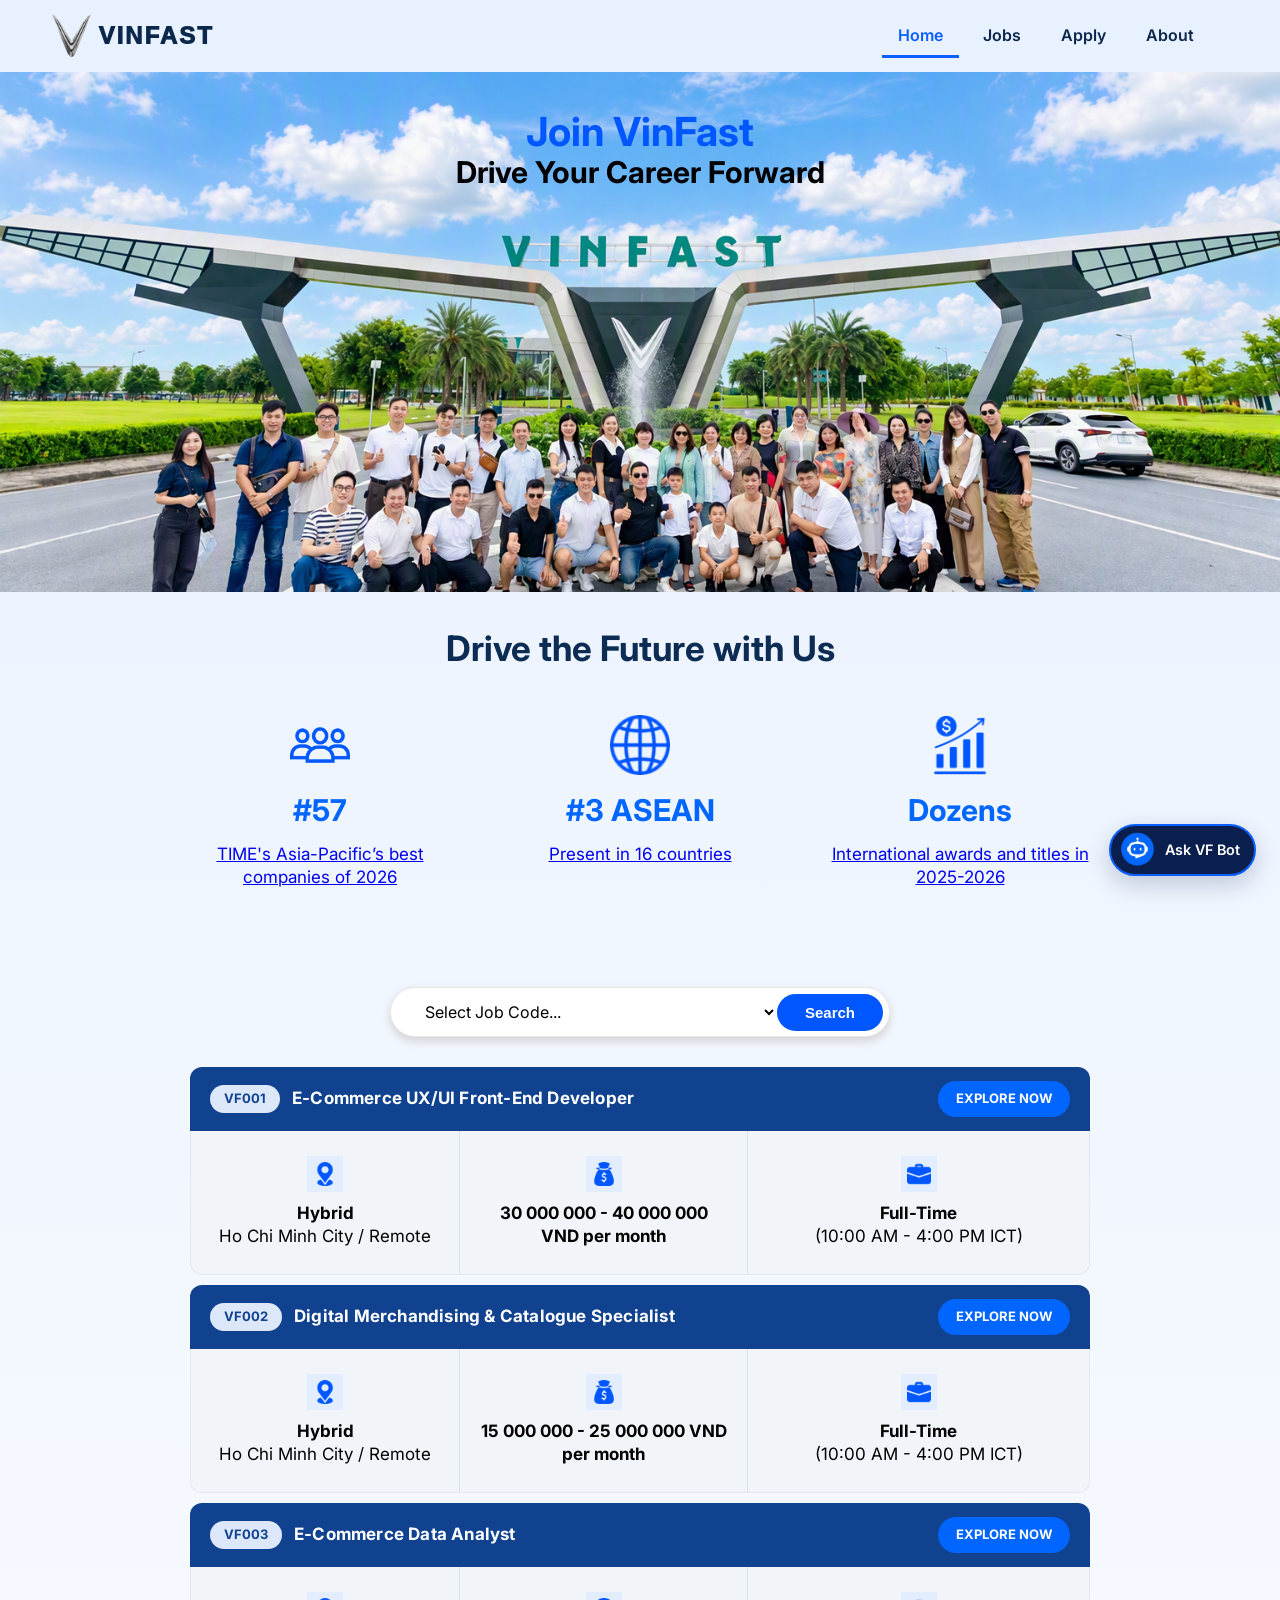
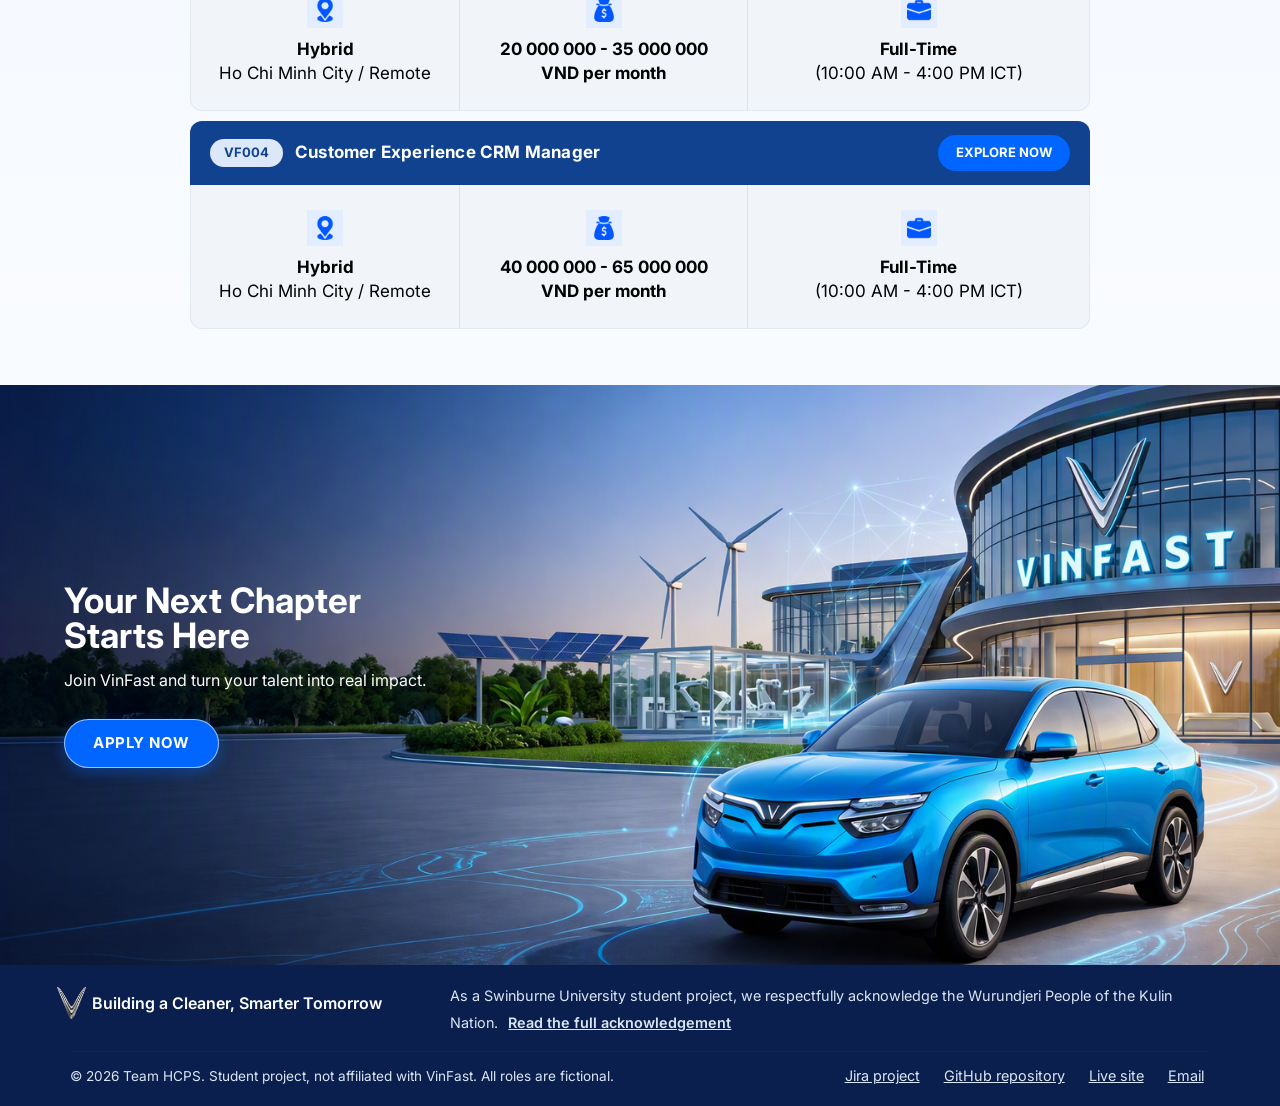
<file: index.html>
<!DOCTYPE html>
<html lang="en">
<head>
  <meta charset="UTF-8">
  <meta name="viewport" content="width=device-width, initial-scale=1.0">
  <meta name="description" content="Explore careers and opportunities at VinFast.">
  <meta name="author" content="Nguyen Nhat Thanh">

  <link rel="preconnect" href="https://fonts.googleapis.com">
  <link rel="preconnect" href="https://fonts.gstatic.com" crossorigin>
  <link rel="stylesheet" href="https://fonts.googleapis.com/css2?family=Inter:wght@400;500;600;700&display=swap">
  <title>VinFast Home page</title>
  <link rel="stylesheet" href="css/style.css">
  <link rel="icon" href="images/Home/Vinfast_logo.png" type="image/png">
</head>

<body class="page-home">

  <!-- Header -->
  <a class="skip-link" href="index.html">Skip to main content</a>
  <header class="site-header">
    <div class="container site-header__inner">
      <a class="site-brand" href="index.html">
        <img src="images/Home/Vinfast_logo.png" alt="VinFast Logo" width="83" height="66">
        <span class="site-brand__wordmark">VINFAST</span>
      </a>
      <nav class="site-nav" aria-label="Main">
        <ul>
          <li><a href="index.html" aria-current="page">Home</a></li>
          <li><a href="job.html">Jobs</a></li>
          <li><a href="apply.html">Apply</a></li>
          <li><a href="about.html">About</a></li>
        </ul>
      </nav>
    </div>
  </header>

  <main>
    <!-- Hero Section -->
    <section class="hero-section">
      <div class="hero-content">
        <h1 class="hero-title">Join VinFast</h1>
        <h1 class="hero-subtitle">Drive Your Career Forward</h1>
      </div>
      <img src="images/Home/VinFast-background.png" alt="VinFast Background" class="hero-background">
    </section>

    <!-- Info / Stats Section -->
    <section class="stats-section">
      <h2 class="stats-title">Drive the Future with Us</h2>

      <div class="stats-grid">
        <!-- Card 1 -->
        <div class="stat-card">
          <img src="images/Home/audience.png" alt="Audience Icon" class="stat-icon">
          <h3 class="stat-number">#57</h3>
          <p class="stat-description">
            <a href="https://time.com/7377459/asia-pacific-best-companies-2026/">TIME's Asia-Pacific’s best companies of 2026
            </a>
          </p>
        </div>

        <!-- Card 2 -->
        <div class="stat-card">
          <img src="images/Home/world.png" alt="World Icon" class="stat-icon">
          <h3 class="stat-number">#3 ASEAN</h3>
          <p class="stat-description">
            <a href="https://www.pwc.com/my/en/assets/publications/2026/pwc-my-asean-6-automotive-6th-market-snapshot.pdf">Present in 16 countries</a>
          </p>
        </div>

        <!-- Card 3 -->
        <div class="stat-card">
          <img src="images/Home/sales.png" alt="Electric Car Icon" class="stat-icon">
          <h3 class="stat-number">Dozens</h3>
          <p class="stat-description">
            <a href="https://vinfastauto.us/investor-relations/news/vinfast-honored-for-investor-relations-excellence-at-the-asian-excellence">International awards and titles in 2025-2026</a>
          </p>
        </div>
      </div>
    </section>

    <!-- Search Section -->
    <section class="search-section">
      <div class="search-box">
        <select class="search-input" aria-label="Select a job reference code">
            <option value="">Select Job Code...</option>
            <option value="#VF001">VF001</option>
            <option value="#VF002">VF002</option>
            <option value="#VF003">VF003</option>
            <option value="#VF004">VF004</option>
        </select>

        <button class="search-button">Search</button>
      </div>
    </section>

    <!-- Jobs Section -->
    <section class="jobs-section">
      <!-- JOB 1 TABLE -->
      <table class="job-table" id="VF001">
        <caption>(VF001) Job Details for E-Commerce UX/UI Front-End Developer</caption>

        <tbody>
          <tr class="job-header-row">
            <td colspan="3">
              <div class="job-header-content">
                <div class="job-title-group">
                  <span class="badge">VF001</span>
                  <span class="job-title">E-Commerce UX/UI Front-End Developer</span>
                </div>
                <a href="job.html" class="btn-apply">EXPLORE NOW</a>
              </div>
            </td>
          </tr>
          <tr class="job-details-row">
            <td class="col-location">
              <div class="info-box">
                <img class="job-icon" src="images/Home/location.png" alt="Location Icon">
                <div class="info">Hybrid</div>
                <div class="info-subtext">Ho Chi Minh City / Remote</div>
              </div>
            </td>
            <td class="col-salary">
              <div class="info-box">
                <img class="job-icon" src="images/Home/money-bag.png" alt="Money Bag Icon">
                <div class="info">30 000 000 - 40 000 000 VND per month</div>
              </div>
            </td>
            <td class="col-tasks">
              <div class="info-box">
                <img class="job-icon" src="images/Home/briefcase.png" alt="Time Icon">
                <div class="info"> Full-Time</div>
                <div class="info-subtext"> (10:00 AM - 4:00 PM ICT)</div>
              </div>
            </td>
          </tr>
        </tbody>
      </table>

      <!-- JOB 2 TABLE -->
      <table class="job-table" id="VF002">
        <caption>(VF002) Job Details for Digital Merchandising & Catalogue Specialist </caption>

        <tbody>
          <tr class="job-header-row">
            <td colspan="3">
              <div class="job-header-content">
                <div class="job-title-group">
                  <span class="badge">VF002</span>
                  <span class="job-title">Digital Merchandising & Catalogue Specialist</span>
                </div>
                <a href="job.html" class="btn-apply">EXPLORE NOW</a>
              </div>
            </td>
          </tr>
          <tr class="job-details-row">
            <td class="col-location">
              <div class="info-box">
                <img class="job-icon" src="images/Home/location.png" alt="Location Icon">
                <div class="info">Hybrid</div>
                <div class="info-subtext">Ho Chi Minh City / Remote</div>
              </div>
            </td>
            <td class="col-salary">
              <div class="info-box">
                <img class="job-icon" src="images/Home/money-bag.png" alt="Money Bag Icon">
                <div class="info">15 000 000 - 25 000 000 VND per month</div>
              </div>
            </td>
            <td class="col-tasks">
              <div class="info-box">
                <img class="job-icon" src="images/Home/briefcase.png" alt="Time Icon">
                <div class="info"> Full-Time</div>
                <div class="info-subtext"> (10:00 AM - 4:00 PM ICT)</div>
              </div>
            </td>
          </tr>
        </tbody>
      </table>

      <!-- JOB 3 TABLE -->
      <table class="job-table" id="VF003">
        <caption>(VF003) Job Details for E-Commerce Data Analyst</caption>

        <tbody>
          <tr class="job-header-row">
            <td colspan="3">
              <div class="job-header-content">
                <div class="job-title-group">
                  <span class="badge">VF003</span>
                  <span class="job-title">E-Commerce Data Analyst</span>
                </div>
                <a href="job.html" class="btn-apply">EXPLORE NOW</a>
              </div>
            </td>
          </tr>
          <tr class="job-details-row">
            <td class="col-location">
              <div class="info-box">
                <img class="job-icon" src="images/Home/location.png" alt="Location Icon">
                <div class="info">Hybrid</div>
                <div class="info-subtext">Ho Chi Minh City / Remote</div>
              </div>
            </td>
            <td class="col-salary">
              <div class="info-box">
                <img class="job-icon" src="images/Home/money-bag.png" alt="Money Bag Icon">
                <div class="info">20 000 000 - 35 000 000 VND per month</div>
              </div>
            </td>
            <td class="col-tasks">
              <div class="info-box">
                <img class="job-icon" src="images/Home/briefcase.png" alt="Time Icon">
                <div class="info"> Full-Time</div>
                <div class="info-subtext"> (10:00 AM - 4:00 PM ICT)</div>
              </div>
            </td>
          </tr>
        </tbody>
      </table>

      <!-- JOB 4 TABLE -->
      <table class="job-table" id="VF004">
        <caption>(VF004) Job Details for Customer Experience CRM Manager</caption>

        <tbody>
          <tr class="job-header-row">
            <td colspan="3">
              <div class="job-header-content">
                <div class="job-title-group">
                  <span class="badge">VF004</span>
                  <span class="job-title">Customer Experience CRM Manager</span>
                </div>
                <a href="job.html" class="btn-apply">EXPLORE NOW</a>
              </div>
            </td>
          </tr>
          <tr class="job-details-row">
            <td class="col-location">
              <div class="info-box">
                <img class="job-icon" src="images/Home/location.png" alt="Location Icon">
                <div class="info">Hybrid</div>
                <div class="info-subtext">Ho Chi Minh City / Remote</div>
              </div>
            </td>
            <td class="col-salary">
              <div class="info-box">
                <img class="job-icon" src="images/Home/money-bag.png" alt="Money Bag Icon">
                <div class="info">40 000 000 - 65 000 000 VND per month</div>
              </div>
            </td>
            <td class="col-tasks">
              <div class="info-box">
                <img class="job-icon" src="images/Home/briefcase.png" alt="Time Icon">
                <div class="info"> Full-Time</div>
                <div class="info-subtext"> (10:00 AM - 4:00 PM ICT)</div>
              </div>
            </td>
          </tr>
        </tbody>
      </table>
    </section>
  </main>

  <!-- Career Banner Section -->
  <section class="banner">
    
    <!-- Background Image Element -->
    <div class="banner-bg">
      <img src="images/Home/banner.png" alt="VinFast Career Banner Background" class="banner-bg-center">
    </div>

    <!-- Text Overlay Content -->
    <div class="banner-content">
      <h1 class="banner-heading">Your Next Chapter <br> Starts Here</h1>
      <p class="banner-subtext">
        Join VinFast and turn your talent into real impact.
      </p>
      <a href="apply.html" class="banner-btn">
        <span>APPLY NOW</span>
      </a>
    </div>

  </section>

  <!-- Bot -->

  <div class="site-bot">
    <details class="site-bot__Widget">
      <summary class="site-bot__trigger">
        <img src="images/Home/Vinfast_chatbot.png" alt="Chatbot Icon" width="48" height="48">
        <span class="site-bot__badge">Ask VF Bot</span>
      </summary>
      <div class="site-bot__panel">
        <p class="site-bot__title">VinFast Career Assistant</p>
        <p class="site-bot__text">Need help applying? Quote a 5-character reference (VF001–VF004) on the Apply page before <time datetime="2026-10-09">09 October 2026</time>.</p>
        <ul class="site-bot__links">
          <li><a href="job.html">Browse open roles</a></li>
          <li><a href="apply.html">Go to application form</a></li>
          <li><a href="mailto:info@vinfast-digital-retail.example">Email recruitment team</a></li>
        </ul>
      </div>
    </details>
  </div>

  <!-- Footer -->
  <footer class="site-footer">
    <div class="container site-footer__inner">
      <div class="site-footer__brand">
        <img src="images/Home/Vinfast_logo.png" alt="VinFast Logo" width="83" height="66">
        <p class="site-footer__tagline">Building a Cleaner, Smarter Tomorrow</p>
      </div>
      <p class="site-footer__ack">As a Swinburne University student project, we respectfully acknowledge the Wurundjeri People of the Kulin Nation. <a href="about.html#acknowledgement">Read the full acknowledgement</a></p>
      <div class="site-footer__bottom">
        <p class="site-footer__copy">&copy; 2026 Team HCPS. Student project, not affiliated with VinFast. All roles are fictional.</p>
        <ul class="site-footer__meta-links">
          <li>
            <a href="https://dovukhanhquynh.atlassian.net/jira/software/projects/SCRUM/boards/1?filter=&amp;groupBy=none">Jira project</a>
          </li>
          <li>
            <a href="https://github.com/106394055/COS10026_Web-Technology-Project">GitHub repository</a>
          </li>
          <li>
            <a href="https://106394055.github.io/COS10026_Assignment-1/index.html">Live site</a>
          </li>
          <li>
            <a href="mailto:info@vinfast-digital-retail.example">Email</a>
          </li>
        </ul>
      </div>
    </div>
  </footer>

</body>
</html>
</file>
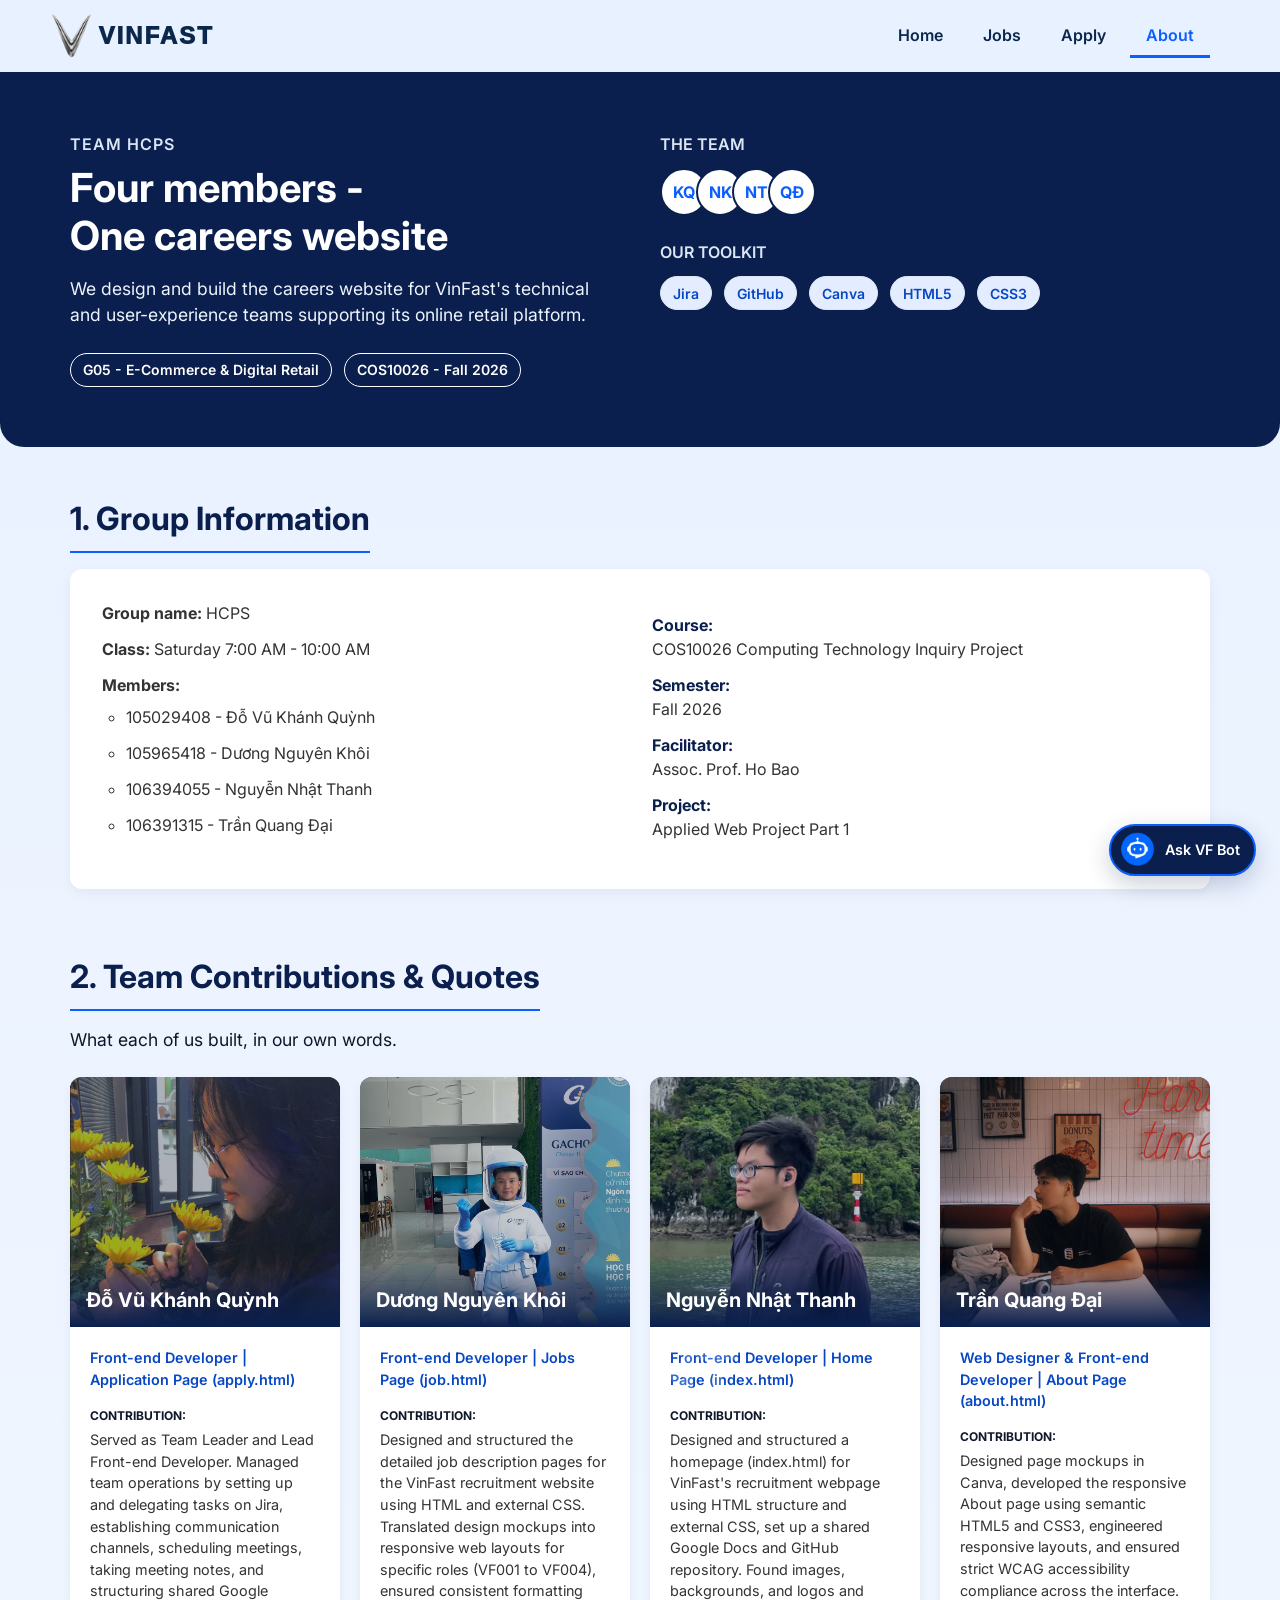
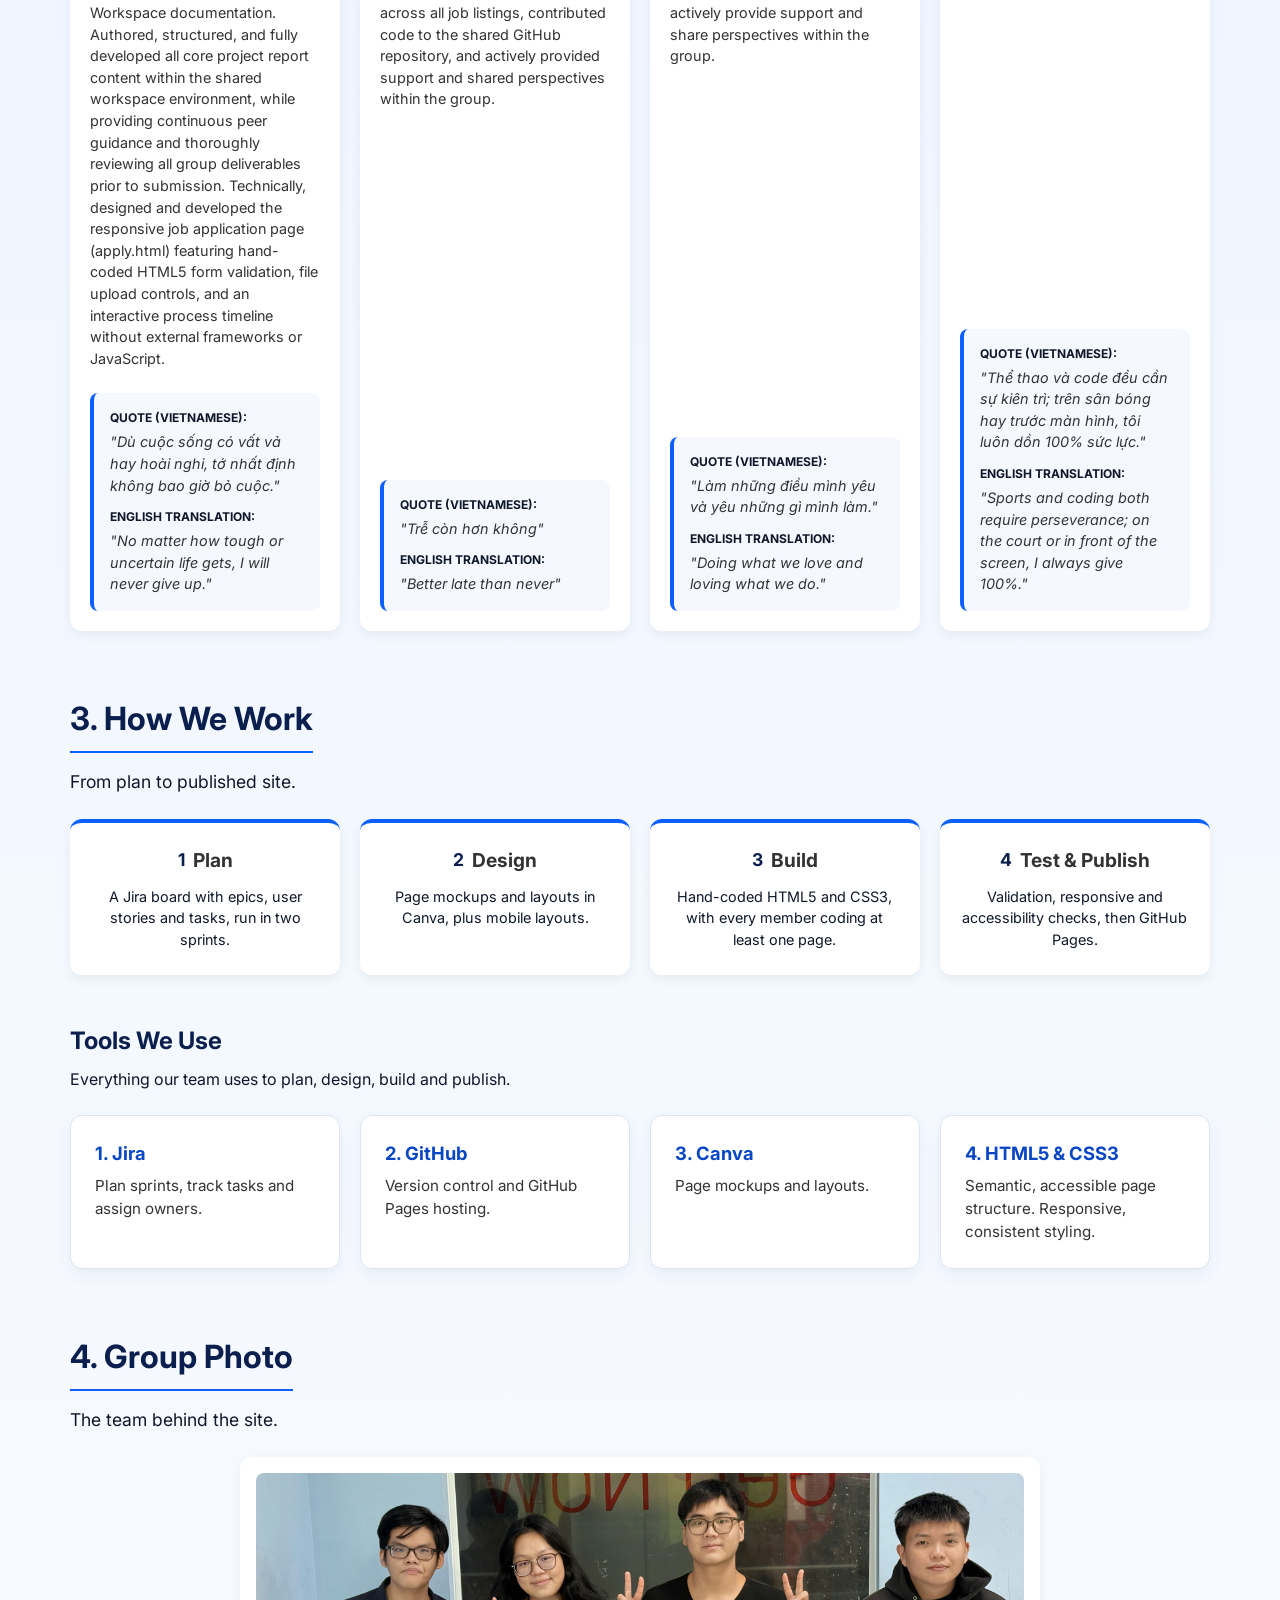
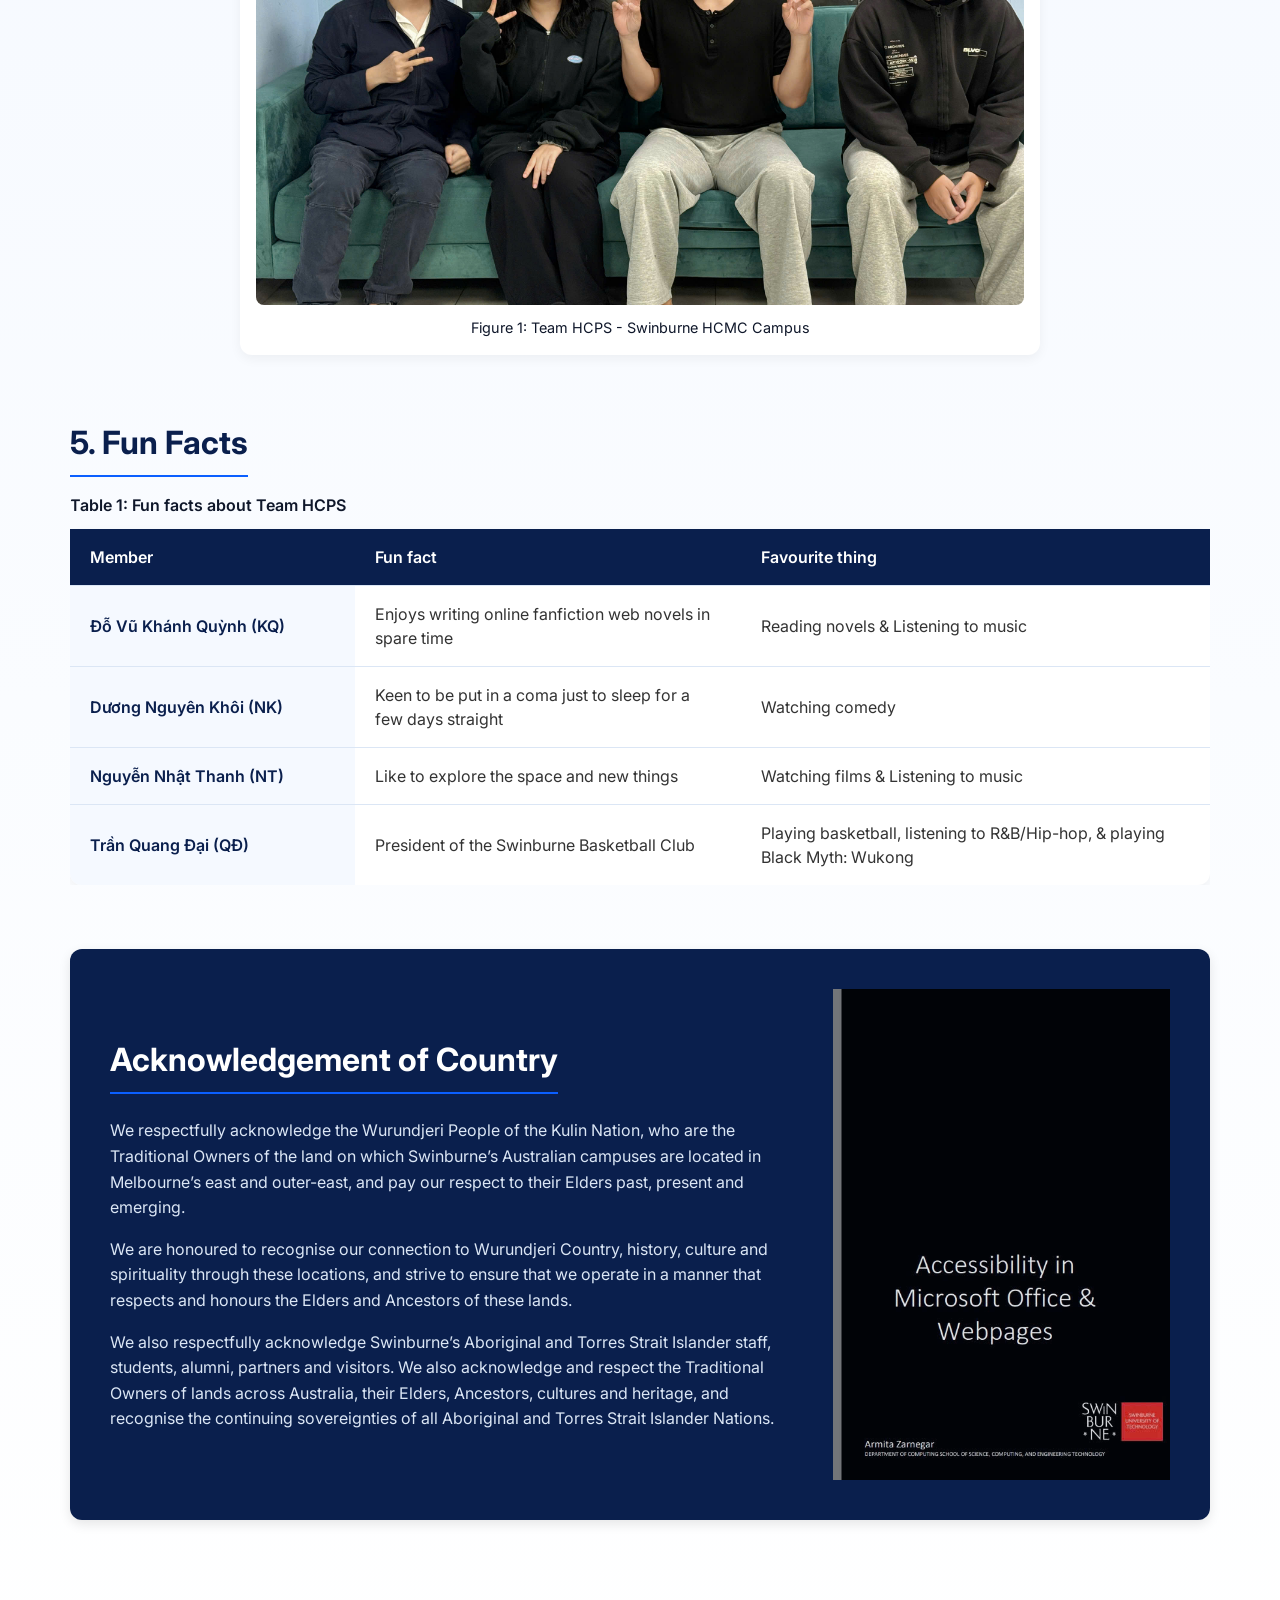
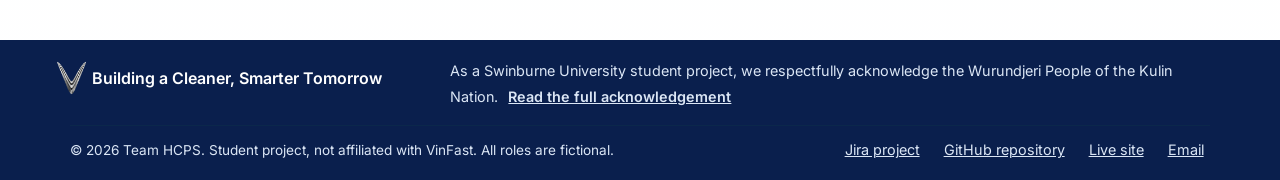
<file: about.html>
<!DOCTYPE html>
<html lang="en" class="no-js">

<head>
    <meta charset="utf-8">
    <meta name="viewport" content="width=device-width, initial-scale=1.0">
    <title>VinFast About page</title>
    <meta name="description"
        content="Meet Team HCPS, the four Swinburne students who designed and built the VinFast Digital Retail careers website.">
    <link rel="preconnect" href="https://fonts.googleapis.com">
    <link rel="preconnect" href="https://fonts.gstatic.com" crossorigin>
    <link rel="stylesheet" href="https://fonts.googleapis.com/css2?family=Inter:wght@400;500;600;700&display=swap">
    <!-- link css -->
    <link rel="stylesheet" href="css/style.css">
    <link rel="icon" href="images/Home/Vinfast_logo.png" type="image/png">
</head>

<body>
    <!-- skip link for accessibility -->
    <a class="skip-link" href="#main">Skip to main content</a>

    <!-- header -->
    <header class="site-header">
        <div class="container site-header__inner">
            <a class="site-brand" href="index.html">
                <img src="images/Home/Vinfast_logo.png" alt="" width="83" height="66">
                <span class="site-brand__wordmark">VINFAST</span>
            </a>
            <nav class="site-nav" aria-label="Main">
                <ul>
                    <li><a href="index.html">Home</a></li>
                    <li><a href="job.html">Jobs</a></li>
                    <li><a href="apply.html">Apply</a></li>
                    <li><a href="about.html" aria-current="page">About</a></li>
                </ul>
            </nav>
        </div>
    </header>

    <main id="main">
        <!-- hero section -->
        <section class="about-hero">
            <div class="container about-hero__inner">
                <div class="about-hero__content">
                    <p class="about-hero__subtitle">TEAM HCPS</p>
                    <h1 class="about-hero__title">Four members - <br> One careers website</h1>
                    <p class="about-hero__desc">We design and build the careers website for VinFast's technical and
                        user-experience teams supporting its online retail platform.</p>
                    <div class="about-hero__badges">
                        <span class="chip">G05 - E-Commerce & Digital Retail</span>
                        <span class="chip">COS10026 - Fall 2026</span>
                    </div>
                </div>
                <div class="about-hero__meta">
                    <div class="about-hero__team">
                        <p>THE TEAM</p>
                        <div class="team-avatars">
                            <span class="avatar">KQ</span>
                            <span class="avatar">NK</span>
                            <span class="avatar">NT</span>
                            <span class="avatar">QĐ</span>
                        </div>
                    </div>
                    <div class="about-hero__toolkit">
                        <p>OUR TOOLKIT</p>
                        <div class="toolkit-badges">
                            <span class="chip">Jira</span>
                            <span class="chip">GitHub</span>
                            <span class="chip">Canva</span>
                            <span class="chip">HTML5</span>
                            <span class="chip">CSS3</span>
                        </div>
                    </div>
                </div>
            </div>
        </section>

        <div class="container">
            <!-- section 1: group info -->
            <section class="about-section" id="group-info">
                <h2 class="about-section__title">1. Group Information</h2>
                <div class="info-grid">
                    <div class="info-column">
                        <ul>
                            <li><strong>Group name:</strong> HCPS</li>
                            <li><strong>Class:</strong> Saturday 7:00 AM - 10:00 AM</li>
                            <li><strong>Members:</strong>
                                <ul>
                                    <li>105029408 - Đỗ Vũ Khánh Quỳnh</li>
                                    <li>105965418 - Dương Nguyên Khôi</li>
                                    <li>106394055 - Nguyễn Nhật Thanh</li>
                                    <li>106391315 - Trần Quang Đại</li>
                                </ul>
                            </li>
                        </ul>
                    </div>
                    <div class="info-column">
                        <dl class="course-details">
                            <dt>Course:</dt>
                            <dd>COS10026 Computing Technology Inquiry Project</dd>
                            <dt>Semester:</dt>
                            <dd>Fall 2026</dd>
                            <dt>Facilitator:</dt>
                            <dd>Assoc. Prof. Ho Bao</dd>
                            <dt>Project:</dt>
                            <dd>Applied Web Project Part 1</dd>
                        </dl>
                    </div>
                </div>
            </section>

            <!-- section 2: team contributions -->
            <section class="about-section" id="team-contributions">
                <h2 class="about-section__title">2. Team Contributions & Quotes</h2>
                <p class="about-section__subtitle">What each of us built, in our own words.</p>

                <div class="team-grid">
                    <!-- Quynh -->
                    <article class="team-card">
                        <div class="team-card__header">
                            <img src="images/About/quynh.jpg"
                                alt="Portrait of Do Vu Khanh Quynh smelling yellow daisies" class="team-card__img">
                            <h3 class="team-card__name">Đỗ Vũ Khánh Quỳnh</h3>
                        </div>
                        <div class="team-card__body">
                            <p class="team-card__role">Front-end Developer | Application Page (apply.html)</p>
                            <p class="team-card__label">CONTRIBUTION:</p>
                            <p class="team-card__text">Served as Team Leader and Lead Front-end Developer. Managed team
                                operations by setting up and delegating tasks on Jira,
                                establishing communication channels, scheduling meetings, taking meeting notes, and
                                structuring shared Google Workspace
                                documentation. Authored, structured, and fully developed all core project report content
                                within the shared workspace
                                environment, while providing continuous peer guidance and thoroughly reviewing all group
                                deliverables prior to
                                submission. Technically, designed and developed the responsive job application page
                                (apply.html) featuring
                                hand-coded HTML5 form validation, file upload controls, and an interactive process
                                timeline without external frameworks
                                or JavaScript.</p>
                            <div class="team-card__quote-box">
                                <p class="team-card__label">QUOTE (VIETNAMESE):</p>
                                <blockquote class="team-card__quote">"Dù cuộc sống có vất vả hay hoài nghi, tớ nhất định
                                    không bao giờ bỏ cuộc."</blockquote>
                                <p class="team-card__label">ENGLISH TRANSLATION:</p>
                                <blockquote class="team-card__quote">"No matter how tough or uncertain life gets, I will
                                    never give up."</blockquote>
                            </div>
                        </div>
                    </article>

                    <!-- Khoi -->
                    <article class="team-card">
                        <div class="team-card__header">
                            <img src="images/About/khoi.jpg"
                                alt="Portrait of Duong Nguyen Khoi posing next to an astronaut standee"
                                class="team-card__img">
                            <h3 class="team-card__name">Dương Nguyên Khôi</h3>
                        </div>
                        <div class="team-card__body">
                            <p class="team-card__role">Front-end Developer | Jobs Page (job.html)</p>
                            <p class="team-card__label">CONTRIBUTION:</p>
                            <p class="team-card__text">Designed and structured the detailed job description pages for
                                the VinFast recruitment website using HTML and external CSS. Translated design mockups
                                into responsive web layouts for specific roles (VF001 to VF004), ensured consistent
                                formatting across all job listings, contributed code to the shared GitHub repository,
                                and actively provided support and shared perspectives within the group.</p>
                            <div class="team-card__quote-box">
                                <p class="team-card__label">QUOTE (VIETNAMESE):</p>
                                <blockquote class="team-card__quote">"Trễ còn hơn không"</blockquote>
                                <p class="team-card__label">ENGLISH TRANSLATION:</p>
                                <blockquote class="team-card__quote">"Better late than never"</blockquote>
                            </div>
                        </div>
                    </article>

                    <!-- Thanh -->
                    <article class="team-card">
                        <div class="team-card__header">
                            <img src="images/About/thanh.png" alt="Portrait of Nguyen Nhat Thanh"
                                class="team-card__img">
                            <div class="team-card__img-placeholder">NT</div>
                            <h3 class="team-card__name">Nguyễn Nhật Thanh</h3>
                        </div>
                        <div class="team-card__body">
                            <p class="team-card__role">Front-end Developer | Home Page (index.html)</p>
                            <p class="team-card__label">CONTRIBUTION:</p>
                            <p class="team-card__text">Designed and structured a homepage (index.html) for VinFast's
                                recruitment webpage using HTML structure and external CSS, set up a shared Google Docs
                                and GitHub repository. Found images, backgrounds, and logos and actively provide support
                                and share perspectives within the group.</p>
                            <div class="team-card__quote-box">
                                <p class="team-card__label">QUOTE (VIETNAMESE):</p>
                                <blockquote class="team-card__quote">"Làm những điều mình yêu và yêu những gì mình làm."
                                </blockquote>
                                <p class="team-card__label">ENGLISH TRANSLATION:</p>
                                <blockquote class="team-card__quote">"Doing what we love and loving what we do."
                                </blockquote>
                            </div>
                        </div>
                    </article>

                    <!-- Dai -->
                    <article class="team-card">
                        <div class="team-card__header">
                            <img src="images/About/dai.jpg"
                                alt="Portrait of Tran Quang Dai sitting at a cafe with a camera" class="team-card__img">
                            <h3 class="team-card__name">Trần Quang Đại</h3>
                        </div>
                        <div class="team-card__body">
                            <p class="team-card__role">Web Designer & Front-end Developer | About Page (about.html)</p>
                            <p class="team-card__label">CONTRIBUTION:</p>
                            <p class="team-card__text">Designed page mockups in Canva, developed the responsive About
                                page using semantic HTML5 and CSS3, engineered responsive layouts, and ensured strict
                                WCAG accessibility compliance across the interface.</p>
                            <div class="team-card__quote-box">
                                <p class="team-card__label">QUOTE (VIETNAMESE):</p>
                                <blockquote class="team-card__quote">"Thể thao và code đều cần sự kiên trì; trên sân
                                    bóng hay trước màn hình, tôi luôn dồn 100% sức lực."</blockquote>
                                <p class="team-card__label">ENGLISH TRANSLATION:</p>
                                <blockquote class="team-card__quote">"Sports and coding both require perseverance; on
                                    the court or in front of the screen, I always give 100%."</blockquote>
                            </div>
                        </div>
                    </article>
                </div>
            </section>

            <!-- section 3: how we work -->
            <section class="about-section" id="workflow">
                <h2 class="about-section__title">3. How We Work</h2>
                <p class="about-section__subtitle">From plan to published site.</p>

                <div class="workflow-steps">
                    <div class="step">
                        <div class="step__header">
                            <span class="step__num">1</span>
                            <h3 class="step__title">Plan</h3>
                        </div>
                        <div class="step__content">
                            <p>A Jira board with epics, user stories and tasks, run in two sprints.</p>
                        </div>
                    </div>

                    <div class="step">
                        <div class="step__header">
                            <span class="step__num">2</span>
                            <h3 class="step__title">Design</h3>
                        </div>
                        <div class="step__content">
                            <p>Page mockups and layouts in Canva, plus mobile layouts.</p>
                        </div>
                    </div>

                    <div class="step">
                        <div class="step__header">
                            <span class="step__num">3</span>
                            <h3 class="step__title">Build</h3>
                        </div>
                        <div class="step__content">
                            <p>Hand-coded HTML5 and CSS3, with every member coding at least one page.</p>
                        </div>
                    </div>

                    <div class="step">
                        <div class="step__header">
                            <span class="step__num">4</span>
                            <h3 class="step__title">Test & Publish</h3>
                        </div>
                        <div class="step__content">
                            <p>Validation, responsive and accessibility checks, then GitHub Pages.</p>
                        </div>
                    </div>
                </div>

                <h3 class="tools-title">Tools We Use</h3>
                <p class="tools-subtitle">Everything our team uses to plan, design, build and publish.</p>
                <div class="tools-grid">
                    <div class="tool-card">
                        <h4>1. Jira</h4>
                        <p>Plan sprints, track tasks and assign owners.</p>
                    </div>
                    <div class="tool-card">
                        <h4>2. GitHub</h4>
                        <p>Version control and GitHub Pages hosting.</p>
                    </div>
                    <div class="tool-card">
                        <h4>3. Canva</h4>
                        <p>Page mockups and layouts.</p>
                    </div>
                    <div class="tool-card">
                        <h4>4. HTML5 & CSS3</h4>
                        <p>Semantic, accessible page structure. Responsive, consistent styling.</p>
                    </div>
                </div>
            </section>

            <!-- section 4: group photo -->
            <section class="about-section" id="group-photo">
                <h2 class="about-section__title">4. Group Photo</h2>
                <p class="about-section__subtitle">The team behind the site.</p>
                <figure class="group-photo-wrapper">
                    <!-- note: remember to update group-photo.jpg with our real photo -->
                    <img src="images/About/group-photo.jpg" alt="Group photo of Team HCPS members"
                        class="group-photo-img">
                    <figcaption>Figure 1: Team HCPS - Swinburne HCMC Campus</figcaption>
                </figure>
            </section>

            <!-- section 5: fun facts -->
            <section class="about-section" id="fun-facts">
                <h2 class="about-section__title">5. Fun Facts</h2>
                <div class="table-responsive">
                    <table class="fun-facts-table">
                        <caption>Table 1: Fun facts about Team HCPS</caption>
                        <thead>
                            <tr>
                                <th scope="col">Member</th>
                                <th scope="col">Fun fact</th>
                                <th scope="col">Favourite thing</th>
                            </tr>
                        </thead>
                        <tbody>
                            <tr>
                                <th scope="row">Đỗ Vũ Khánh Quỳnh (KQ)</th>
                                <td>Enjoys writing online fanfiction web novels in spare time</td>
                                <td>Reading novels & Listening to music</td>
                            </tr>
                            <tr>
                                <th scope="row">Dương Nguyên Khôi (NK)</th>
                                <td>Keen to be put in a coma just to sleep for a few days straight</td>
                                <td>Watching comedy</td>
                            </tr>
                            <tr>
                                <th scope="row">Nguyễn Nhật Thanh (NT)</th>
                                <td>Like to explore the space and new things</td>
                                <td>Watching films & Listening to music</td>
                            </tr>
                            <tr>
                                <th scope="row">Trần Quang Đại (QĐ)</th>
                                <td>President of the Swinburne Basketball Club</td>
                                <td>Playing basketball, listening to R&B/Hip-hop, & playing Black Myth: Wukong</td>
                            </tr>
                        </tbody>
                    </table>
                </div>
            </section>

            <!-- section 6: acknowledgement -->
            <section class="about-section" id="acknowledgement">
                <div class="ack-layout">
                    <!-- left column: text -->
                    <div class="ack-text">
                        <h2 class="about-section__title">Acknowledgement of Country</h2>
                        <div class="ack-content">
                            <p>We respectfully acknowledge the Wurundjeri People of the Kulin Nation, who are the
                                Traditional
                                Owners of the land on which Swinburne’s Australian campuses are located in Melbourne’s
                                east and
                                outer-east,
                                and pay our respect to their Elders past, present and emerging.</p>
                            <p>We are honoured to recognise our connection to Wurundjeri Country, history, culture and
                                spirituality through these locations, and strive to ensure that we operate in a manner
                                that respects
                                and honours the
                                Elders and Ancestors of these lands.</p>
                            <p>We also respectfully acknowledge Swinburne’s Aboriginal and Torres Strait Islander staff,
                                students, alumni, partners and visitors. We also acknowledge and respect the Traditional
                                Owners of
                                lands across
                                Australia, their Elders, Ancestors, cultures and heritage, and recognise the continuing
                                sovereignties of
                                all Aboriginal and Torres Strait Islander Nations.</p>
                        </div>
                    </div>

                    <!-- right column: logo -->
                    <div class="ack-visual">
                        <!-- note: add swinburne logo png to the images folder -->
                        <img src="images/About/swinburne-coverbook.jpg"
                            alt="Swinburne University of Technology Cover Book" class="ack-logo-img">
                    </div>
                </div>
            </section>
        </div>
    </main>

    <!-- chatbot widget -->
    <div class="site-bot">
        <details class="site-bot__Widget">
            <summary class="site-bot__trigger">
                <img src="images/Home/Vinfast_chatbot.png" alt="" width="48" height="48">
                <span class="site-bot__badge">Ask VF Bot</span>
            </summary>
            <div class="site-bot__panel">
                <p class="site-bot__title">VinFast Career Assistant</p>
                <p class="site-bot__text">Need help applying? Quote a 5-character reference (VF001–VF004) on the Apply
                    page before <time datetime="2026-10-09">09 October 2026</time>.</p>
                <ul class="site-bot__links">
                    <li><a href="job.html">Browse open roles</a></li>
                    <li><a href="apply.html">Go to application form</a></li>
                    <li><a href="mailto:info@vinfast-digital-retail.example">Email recruitment team</a></li>
                </ul>
            </div>
        </details>
    </div>

    <!-- footer area -->
    <footer class="site-footer">
        <div class="container site-footer__inner">
            <div class="site-footer__brand">
                <img src="images/Home/Vinfast_logo.png" alt="" width="83" height="66">
                <p class="site-footer__tagline">Building a Cleaner, Smarter Tomorrow</p>
            </div>
            <p class="site-footer__ack">As a Swinburne University student project, we respectfully acknowledge the
                Wurundjeri People of the Kulin Nation. <a href="about.html#acknowledgement">Read the full
                    acknowledgement</a></p>
            <div class="site-footer__bottom">
                <p class="site-footer__copy">© 2026 Team HCPS. Student project, not affiliated with VinFast. All roles
                    are fictional.</p>
                <ul class="site-footer__meta-links">
                    <li><a
                            href="https://dovukhanhquynh.atlassian.net/jira/software/projects/SCRUM/boards/1?filter=&amp;groupBy=none">Jira
                            project</a></li>
                    <li><a href="https://github.com/106394055/COS10026_Web-Technology-Project">GitHub repository</a>
                    </li>
                    <li><a href="https://106394055.github.io/COS10026_Assignment-1/index.html">Live site</a></li>
                    <li><a href="mailto:info@vinfast-digital-retail.example">Email</a></li>
                </ul>
            </div>
        </div>
    </footer>
</body>

</html>
</file>
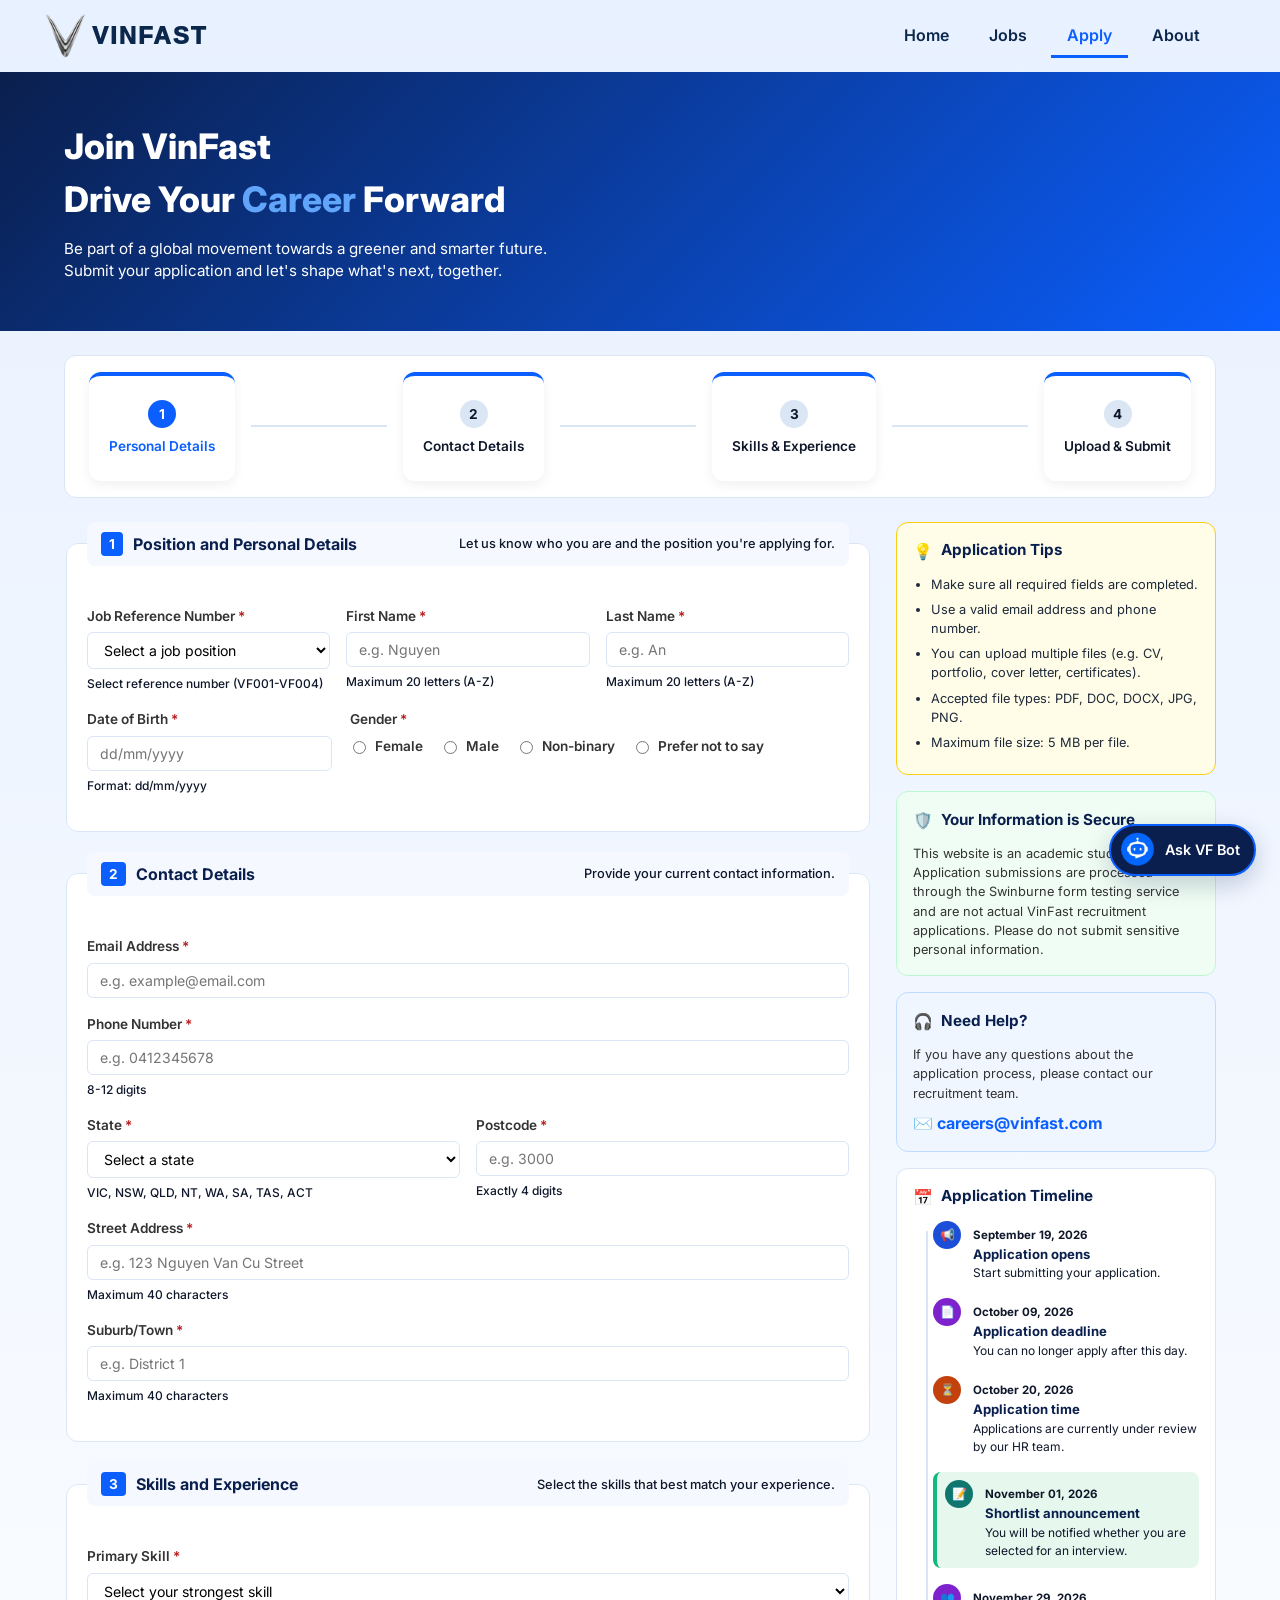
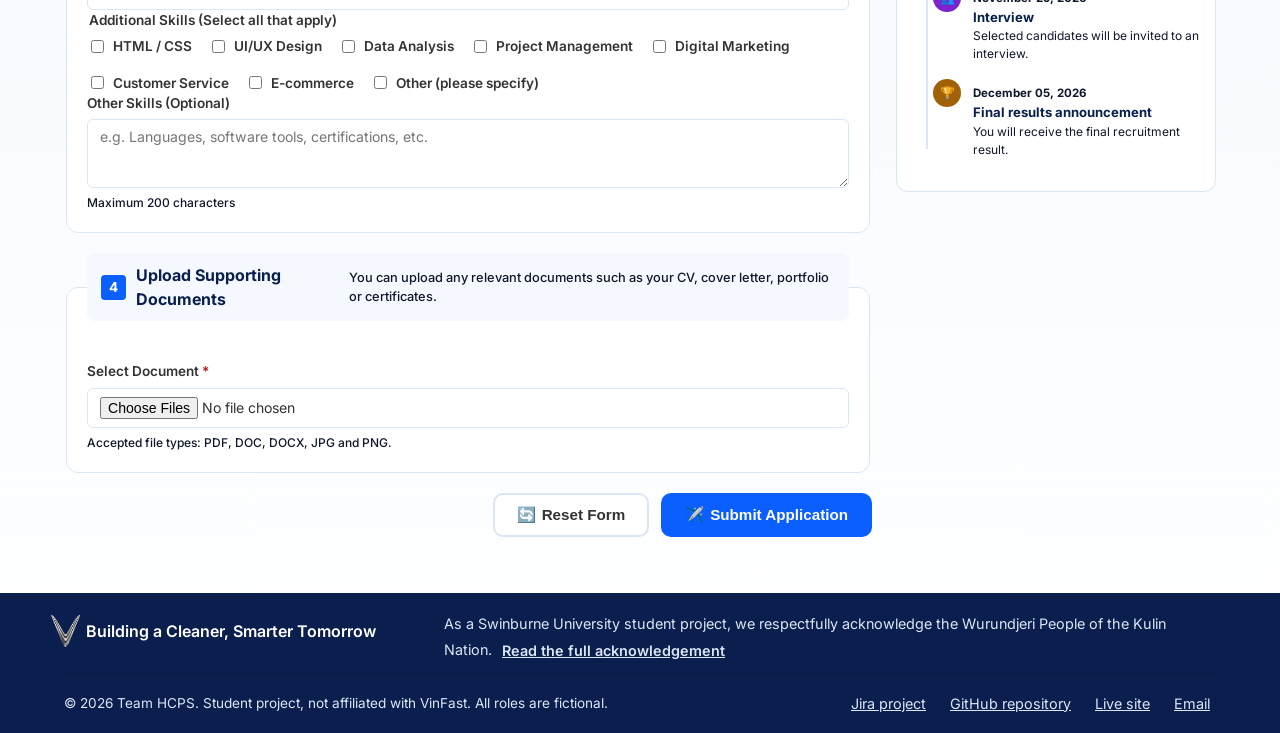
<file: apply.html>
<!DOCTYPE html>
<html lang="en">

<head>
    <meta charset="UTF-8">
    <meta name="viewport" content="width=device-width, initial-scale=1.0">
    <title>VinFast Apply page</title>
    <meta name="author" content="Do Vu Khanh Quynh">
    <link rel="stylesheet" href="css/style.css">
    <link rel="preconnect" href="https://fonts.googleapis.com">
    <link rel="preconnect" href="https://fonts.gstatic.com" crossorigin>
    <link rel="stylesheet" href="https://fonts.googleapis.com/css2?family=Inter:wght@400;500;600;700&display=swap">
    <meta name="description"
        content="Apply for a position at VinFast, a global leader in automotive innovation. Fill out the application form to join our team and drive your career forward.">
    <link rel="icon" href="images/Home/Vinfast_logo.png" type="image/png">

    <!-- Single Embedded CSS Example (Required by Assessment Spec) -->
    <style>
        /* Embedded CSS example for upload section */
        .form-section--upload {
            border-top: 3px solid #0b5fff;
        }
    </style>
</head>

<body>
    <div class="apply-page">
        <!-- Skip link for Accessibility -->
        <a class="skip-link" href="#main-content">Skip to main content</a>

        <!-- Header & Common Navigation -->
        <header class="site-header">
            <div class="container site-header__inner">
                <a class="site-brand" href="index.html">
                    <img src="images/Home/Vinfast_logo.png" alt="VinFast Logo" width="83" height="66">
                    <span class="site-brand__wordmark">VINFAST</span>
                </a>
                <nav class="site-nav" aria-label="Main Navigation">
                    <ul>
                        <li><a href="index.html">Home</a></li>
                        <li><a href="job.html">Jobs</a></li>
                        <li><a href="apply.html" aria-current="page">Apply</a></li>
                        <li><a href="about.html">About</a></li>
                    </ul>
                </nav>
            </div>
        </header>

        <!-- Main Content Area -->
        <main id="main-content">
            <!-- Hero Banner -->
            <section class="hero-banner">
                <div class="container hero-content">
                    <h1 class="hero-title">Join VinFast<br>Drive Your <span class="highlight-blue">Career</span> Forward
                    </h1>
                    <p>Be part of a global movement towards a greener and smarter future.<br>Submit your application and
                        let's shape what's next, together.</p>
                </div>
            </section>

            <!-- Application Section Container -->
            <div class="container main-container">

                <!-- Stepper Progress Bar -->
                <div class="stepper-bar">
                    <div class="step step--active">
                        <span class="step__num">1</span>
                        <span class="step__label">Personal Details</span>
                    </div>
                    <div class="step-line"></div>
                    <div class="step">
                        <span class="step__num">2</span>
                        <span class="step__label">Contact Details</span>
                    </div>
                    <div class="step-line"></div>
                    <div class="step">
                        <span class="step__num">3</span>
                        <span class="step__label">Skills &amp; Experience</span>
                    </div>
                    <div class="step-line"></div>
                    <div class="step">
                        <span class="step__num">4</span>
                        <span class="step__label">Upload &amp; Submit</span>
                    </div>
                </div>

                <!-- Content Grid: Form + Sidebar -->
                <div class="content-grid">

                    <!-- Left Column: Form -->
                    <div class="form-column">
                        <form id="applyForm" method="post" enctype="multipart/form-data"
                            action="https://mercury.swin.edu.au/it000000/formtest.php">

                            <!-- Section 1: Personal Details -->
                            <fieldset class="form-section">
                                <legend class="section-header">
                                    <span class="section-header__num">1</span>
                                    <span class="section-header__title">Position and Personal Details</span>
                                    <span class="section-header__desc" style="max-width: 32rem;">
                                        Let us know who you are and the position you're
                                        applying for.
                                    </span>
                                </legend>

                                <!-- Row 1: Job Ref, First Name, Last Name (each taking up 1/3) -->
                                <div class="form-row">
                                    <div class="form-group col-13">
                                        <label for="jobRef">Job Reference Number <span class="required">*</span></label>
                                        <select id="jobRef" name="jobRef" required>
                                            <option value="" disabled selected>Select a job position</option>
                                            <option value="VF001">VF001 - Software & Web Development</option>
                                            <option value="VF002">VF002 - Product & Retail Merchandising</option>
                                            <option value="VF003">VF003 - Data & Analytics</option>
                                            <option value="VF004">VF004 - Customer Service & Operations</option>
                                        </select>
                                        <span class="field-hint">Select reference number (VF001-VF004)</span>
                                    </div>

                                    <div class="form-group col-13">
                                        <label for="firstName">First Name <span class="required">*</span></label>
                                        <input type="text" id="firstName" name="firstName" placeholder="e.g. Nguyen"
                                            pattern="[A-Za-z\s]{1,20}"" maxlength="20" required>
                                        <span class="field-hint">Maximum 20 letters (A-Z)</span>
                                    </div>

                                    <div class="form-group col-13">
                                        <label for="lastName">Last Name <span class="required">*</span></label>
                                        <input type="text" id="lastName" name="lastName" placeholder="e.g. An"
                                            pattern="[A-Za-z\s'-]{1,20}" maxlength="20" required>
                                        <span class="field-hint">Maximum 20 letters (A-Z)</span>
                                    </div>
                                </div>

                                <!-- Row 2: Date of Birth (1/3) and Gender (2/3) -->
                                <div class="form-row">
                                    <div class="form-group col-13">
                                        <label for="dob">Date of Birth <span class="required">*</span></label>
                                        <input type="text" id="dob" name="dob" placeholder="dd/mm/yyyy"
                                            pattern="(0[1-9]|[12][0-9]|3[01])/(0[1-9]|1[0-2])/(19|20)\d{2}" required>
                                        <span class="field-hint">Format: dd/mm/yyyy</span>
                                    </div>

                                    <div class="form-group col-23">
                                        <fieldset class="gender-fieldset">
                                            <legend class="gender-legend">Gender <span class="required">*</span>
                                            </legend>
                                            <div class="radio-group">
                                                <label class="radio-item" for="gender-female">
                                                    <input type="radio" id="gender-female" name="gender" value="female"
                                                        required> Female
                                                </label>
                                                <label class="radio-item" for="gender-male">
                                                    <input type="radio" id="gender-male" name="gender" value="male">
                                                    Male
                                                </label>
                                                <label class="radio-item" for="gender-nonbinary">
                                                    <input type="radio" id="gender-nonbinary" name="gender"
                                                        value="non-binary"> Non-binary
                                                </label>
                                                <label class="radio-item" for="gender-notstated">
                                                    <input type="radio" id="gender-notstated" name="gender"
                                                        value="prefer-not-to-say"> Prefer not to
                                                    say
                                                </label>
                                            </div>
                                        </fieldset>
                                    </div>
                                </div>
                            </fieldset>

                            <!-- Section 2: Contact Details -->
                            <fieldset class="form-section">
                                <legend class="section-header">
                                    <span class="section-header__num">2</span>
                                    <span class="section-header__title">Contact Details</span>
                                    <span class="section-header__desc">Provide your current contact information.</span>
                                </legend>

                                <!-- Row 1: Email Address (full width) -->
                                <div class="form-row">
                                    <div class="form-group col-full">
                                        <label for="email">Email Address <span class="required">*</span></label>
                                        <input type="email" id="email" name="email" placeholder="e.g. example@email.com"
                                            required>
                                    </div>
                                </div>

                                <!-- Row 2: Phone Number -->
                                <div class="form-row">
                                    <div class="form-group col-full">
                                        <label for="phone">Phone Number <span class="required">*</span></label>
                                        <input type="tel" id="phone" name="phone" pattern="[0-9]{8,12}" maxlength="12"
                                            inputmode="numeric" placeholder="e.g. 0412345678" required>
                                        <span class="field-hint">8-12 digits</span>
                                    </div>
                                </div>

                                <!-- Row 3: State and Postcode on the same line (each field occupies 1/2 of the width) -->
                                <div class="form-row">
                                    <div class="form-group col-12">
                                        <label for="state">State <span class="required">*</span></label>
                                        <select id="state" name="state" required>
                                            <option value="" disabled selected>Select a state</option>
                                            <option value="VIC">VIC - Victoria</option>
                                            <option value="NSW">NSW - New South Wales</option>
                                            <option value="QLD">QLD - Queensland</option>
                                            <option value="NT">NT - Northern Territory</option>
                                            <option value="WA">WA - Western Australia</option>
                                            <option value="SA">SA - South Australia</option>
                                            <option value="TAS">TAS - Tasmania</option>
                                            <option value="ACT">ACT - Australian Capital Territory</option>
                                        </select>
                                        <span class="field-hint">VIC, NSW, QLD, NT, WA, SA, TAS, ACT</span>
                                    </div>

                                    <div class="form-group col-12">
                                        <label for="postcode">Postcode <span class="required">*</span></label>
                                        <input type="text" id="postcode" name="postcode" placeholder="e.g. 3000"
                                            pattern="\d{4}" maxlength="4" required>
                                        <span class="field-hint">Exactly 4 digits</span>
                                    </div>
                                </div>

                                <!-- Row 4: Street Address 1 row alone -->
                                <div class="form-row">
                                    <div class="form-group col-full">
                                        <label for="streetAddress">Street Address <span
                                                class="required">*</span></label>
                                        <input type="text" id="streetAddress" name="streetAddress"
                                            placeholder="e.g. 123 Nguyen Van Cu Street" maxlength="40" required>
                                        <span class="field-hint">Maximum 40 characters</span>
                                    </div>
                                </div>

                                <!-- Row 5: Suburb/Town 1 row alone -->
                                <div class="form-row">
                                    <div class="form-group col-full">
                                        <label for="suburb">Suburb/Town <span class="required">*</span></label>
                                        <input type="text" id="suburb" name="suburb" placeholder="e.g. District 1"
                                            maxlength="40" required>
                                        <span class="field-hint">Maximum 40 characters</span>
                                    </div>
                                </div>
                            </fieldset>

                            <!-- Section 3: Skills and Experience -->
                            <fieldset class="form-section">
                                <legend class="section-header">
                                    <span class="section-header__num">3</span>
                                    <span class="section-header__title">Skills and Experience</span>
                                    <span class="section-header__desc">Select the skills that best match your
                                        experience.</span>
                                </legend>

                                <div class="form-group col-full">
                                
                                    <label for="primarySkill">
                                        Primary Skill <span class="required">*</span>
                                    </label>
                                
                                    <select id="primarySkill" name="primarySkill" required>
                                        <option value="" disabled selected>
                                            Select your strongest skill
                                        </option>
                                        <option value="HTML/CSS">HTML/CSS</option>
                                        <option value="UI/UX Design">UI/UX Design</option>
                                        <option value="Data Analysis">Data Analysis</option>
                                        <option value="Project Management">Project Management</option>
                                        <option value="Digital Marketing">Digital Marketing</option>
                                        <option value="Customer Service">Customer Service</option>
                                        <option value="E-commerce">E-commerce</option>
                                    </select>
                                
                                </div>

                                <div class="form-group col-full">
                                    <fieldset class="skills-fieldset">
                                        <legend class="skills-legend">
                                            Additional Skills (Select all that apply)
                                        </legend>
                                        <div class="checkbox-grid">
                                            <label class="checkbox-item" for="skill-html">
                                                <input type="checkbox" id="skill-html" name="skills[]" value="HTML/CSS">
                                                HTML / CSS
                                            </label>
                                            <label class="checkbox-item" for="skill-uiux">
                                                <input type="checkbox" id="skill-uiux" name="skills[]"
                                                    value="UI/UX Design">
                                                UI/UX Design
                                            </label>
                                            <label class="checkbox-item" for="skill-data">
                                                <input type="checkbox" id="skill-data" name="skills[]"
                                                    value="Data Analysis"> Data
                                                Analysis
                                            </label>
                                            <label class="checkbox-item" for="skill-pm">
                                                <input type="checkbox" id="skill-pm" name="skills[]"
                                                    value="Project Management">
                                                Project Management
                                            </label>
                                            <label class="checkbox-item" for="skill-marketing">
                                                <input type="checkbox" id="skill-marketing" name="skills[]"
                                                    value="Digital Marketing">
                                                Digital Marketing
                                            </label>
                                            <label class="checkbox-item" for="skill-cs">
                                                <input type="checkbox" id="skill-cs" name="skills[]"
                                                    value="Customer Service">
                                                Customer Service
                                            </label>
                                            <label class="checkbox-item" for="skill-ecommerce">
                                                <input type="checkbox" id="skill-ecommerce" name="skills[]"
                                                    value="E-commerce">
                                                E-commerce
                                            </label>
                                            <label class="checkbox-item" for="skill-other">
                                                <input type="checkbox" id="skill-other" name="skills[]" value="Other">
                                                Other
                                                (please specify)
                                            </label>
                                        </div>
                                    </fieldset>
                                </div>

                                <div class="form-group col-full">
                                    <label for="otherSkills">Other Skills (Optional)</label>
                                    <textarea id="otherSkills" name="otherSkills" rows="3"
                                        placeholder="e.g. Languages, software tools, certifications, etc."
                                        maxlength="200"></textarea>
                                    <span class="field-hint">Maximum 200 characters</span>
                                </div>
                            </fieldset>

                            <!-- Section 4: Document Upload -->
                            <fieldset class="form-section form-section--upload">
                                <legend class="section-header">
                                    <span class="section-header__num">4</span>
                                    <span class="section-header__title">
                                        Upload Supporting Documents
                                    </span>
                                    <span class="section-header__desc">You can upload any relevant documents such as
                                        your
                                        CV, cover letter, portfolio or certificates.</span>
                                </legend>

                                <div class="form-group col-full">
                                    <label for="documentUpload">
                                        Select Document <span class="required">*</span>
                                    </label>
                                    
                                    <input type="file" id="documentUpload" name="documentUpload" accept=".pdf,.doc,.docx,.jpg,.png" multiple required>
                                    <span class="field-hint">
                                        Accepted file types: PDF, DOC, DOCX, JPG and PNG.
                                    </span>
                                </div>
                            </fieldset>

                            <!-- Actions -->
                            <div class="form-actions">
                                <button type="reset" class="btn btn--secondary">
                                    <span class="btn__icon">🔄</span> Reset Form
                                </button>
                                <button type="submit" class="btn btn--primary">
                                    <span class="btn__icon">✈️</span> Submit Application
                                </button>
                            </div>

                        </form>
                    </div>

                    <!-- Right Column: Sidebar -->
                    <aside class="sidebar-column">
                        <div class="card card--tips">
                            <div class="card__header">
                                <span class="card__icon text-yellow">💡</span>
                                <h2>Application Tips</h2>
                            </div>
                            <ul>
                                <li>Make sure all required fields are completed.</li>
                                <li>Use a valid email address and phone number.</li>
                                <li>You can upload multiple files (e.g. CV, portfolio, cover letter, certificates).</li>
                                <li>Accepted file types: PDF, DOC, DOCX, JPG, PNG.</li>
                                <li>Maximum file size: 5 MB per file.</li>
                            </ul>
                        </div>

                        <div class="card card--security">
                            <div class="card__header">
                                <span class="card__icon text-green">🛡️</span>
                                <h2>Your Information is Secure</h2>
                            </div>
                            <p>
                                This website is an academic student project.
                                Application submissions are processed through the
                                Swinburne form testing service and are not actual
                                VinFast recruitment applications.
                                Please do not submit sensitive personal information.
                            </p>
                        </div>

                        <div class="card card--help">
                            <div class="card__header">
                                <span class="card__icon text-blue">🎧</span>
                                <h2>Need Help?</h2>
                            </div>
                            <p>If you have any questions about the application process, please contact our recruitment
                                team.
                            </p>
                            <a href="mailto:careers@vinfast.com" class="email-link">✉️ careers@vinfast.com</a>
                        </div>

                        <div class="card card--timeline">
                            <div class="card__header">
                                <span class="card__icon text-blue">📅</span>
                                <h2>Application Timeline</h2>
                            </div>

                            <ul class="timeline-list">
                                <li class="timeline-item">
                                    <div class="timeline-badge bg-blue">📢</div>
                                    <div class="timeline-content">
                                        <span class="date">September 19, 2026</span>
                                        <h3>Application opens</h3>
                                        <p>Start submitting your application.</p>
                                    </div>
                                </li>
                                <li class="timeline-item">
                                    <div class="timeline-badge bg-purple">📄</div>
                                    <div class="timeline-content">
                                        <span class="date">October 09, 2026</span>
                                        <h3>Application deadline</h3>
                                        <p>You can no longer apply after this day.</p>
                                    </div>
                                </li>
                                <li class="timeline-item">
                                    <div class="timeline-badge bg-orange">⏳</div>
                                    <div class="timeline-content">
                                        <span class="date">October 20, 2026</span>
                                        <h3>Application time</h3>
                                        <p>Applications are currently under review by our HR team.</p>
                                    </div>
                                </li>
                                <li class="timeline-item timeline-item--highlight">
                                    <div class="timeline-badge bg-teal">📝</div>
                                    <div class="timeline-content">
                                        <span class="date">November 01, 2026</span>
                                        <h3>Shortlist announcement</h3>
                                        <p>You will be notified whether you are selected for an interview.</p>
                                    </div>
                                </li>
                                <li class="timeline-item">
                                    <div class="timeline-badge bg-purple">👥</div>
                                    <div class="timeline-content">
                                        <span class="date">November 29, 2026</span>
                                        <h3>Interview</h3>
                                        <p>Selected candidates will be invited to an interview.</p>
                                    </div>
                                </li>
                                <li class="timeline-item">
                                    <div class="timeline-badge bg-yellow">🏆</div>
                                    <div class="timeline-content">
                                        <span class="date">December 05, 2026</span>
                                        <h3>Final results announcement</h3>
                                        <p>You will receive the final recruitment result.</p>
                                    </div>
                                </li>
                            </ul>
                        </div>
                    </aside>

                </div>
            </div>
        </main>

        <!-- Floating VF Chatbot Widget -->
        <div class="site-bot">
            <details class="site-bot__widget">
                <summary class="site-bot__trigger">
                    <img src="images/Home/Vinfast_chatbot.png" alt="" width="36" height="36">
                    <span class="site-bot__badge">Ask VF Bot</span>
                </summary>
                <div class="site-bot__panel">
                    <p class="site-bot__title">VinFast Career Assistant</p>
                    <p class="site-bot__text">Need help applying? Quote a 5-character reference (VF001-VF004) on the
                        Apply
                        page before <time datetime="2026-10-09">09 October 2026</time>.</p>
                    <ul class="site-bot__links">
                        <li><a href="job.html">Browse open roles</a></li>
                        <li><a href="apply.html">Go to application form</a></li>
                        <li><a href="mailto:info@vinfast-digital-retail.example">Email recruitment team</a></li>
                    </ul>
                </div>
            </details>
        </div>

        <!-- Site Footer -->
        <footer class="site-footer">
            <div class="container site-footer__inner">
                <div class="site-footer__brand">
                    <img src="images/Home/Vinfast_logo.png" alt="VinFast Logo" width="83" height="66">
                    <p class="site-footer__tagline">Building a Cleaner, Smarter Tomorrow</p>
                </div>
                <p class="site-footer__ack">As a Swinburne University student project, we respectfully acknowledge the
                    Wurundjeri People of the Kulin Nation. <a href="about.html#acknowledgement">Read the full
                        acknowledgement</a></p>
                <div class="site-footer__bottom">
                    <p class="site-footer__copy">© 2026 Team HCPS. Student project, not affiliated with VinFast. All
                        roles
                        are fictional.</p>
                    <ul class="site-footer__meta-links">
                        <li><a
                                href="https://dovukhanhquynh.atlassian.net/jira/software/projects/SCRUM/boards/1?filter=&amp;groupBy=none">Jira
                                project</a></li>
                        <li><a href="https://github.com/106394055/COS10026_Web-Technology-Project">GitHub repository</a>
                        </li>
                        <li><a href="https://106394055.github.io/COS10026_Assignment-1/index.html">Live site</a></li>
                        <li><a href="mailto:info@vinfast-digital-retail.example">Email</a></li>
                    </ul>
                </div>
            </div>
        </footer>
    </div>
</body>

</html>
</file>
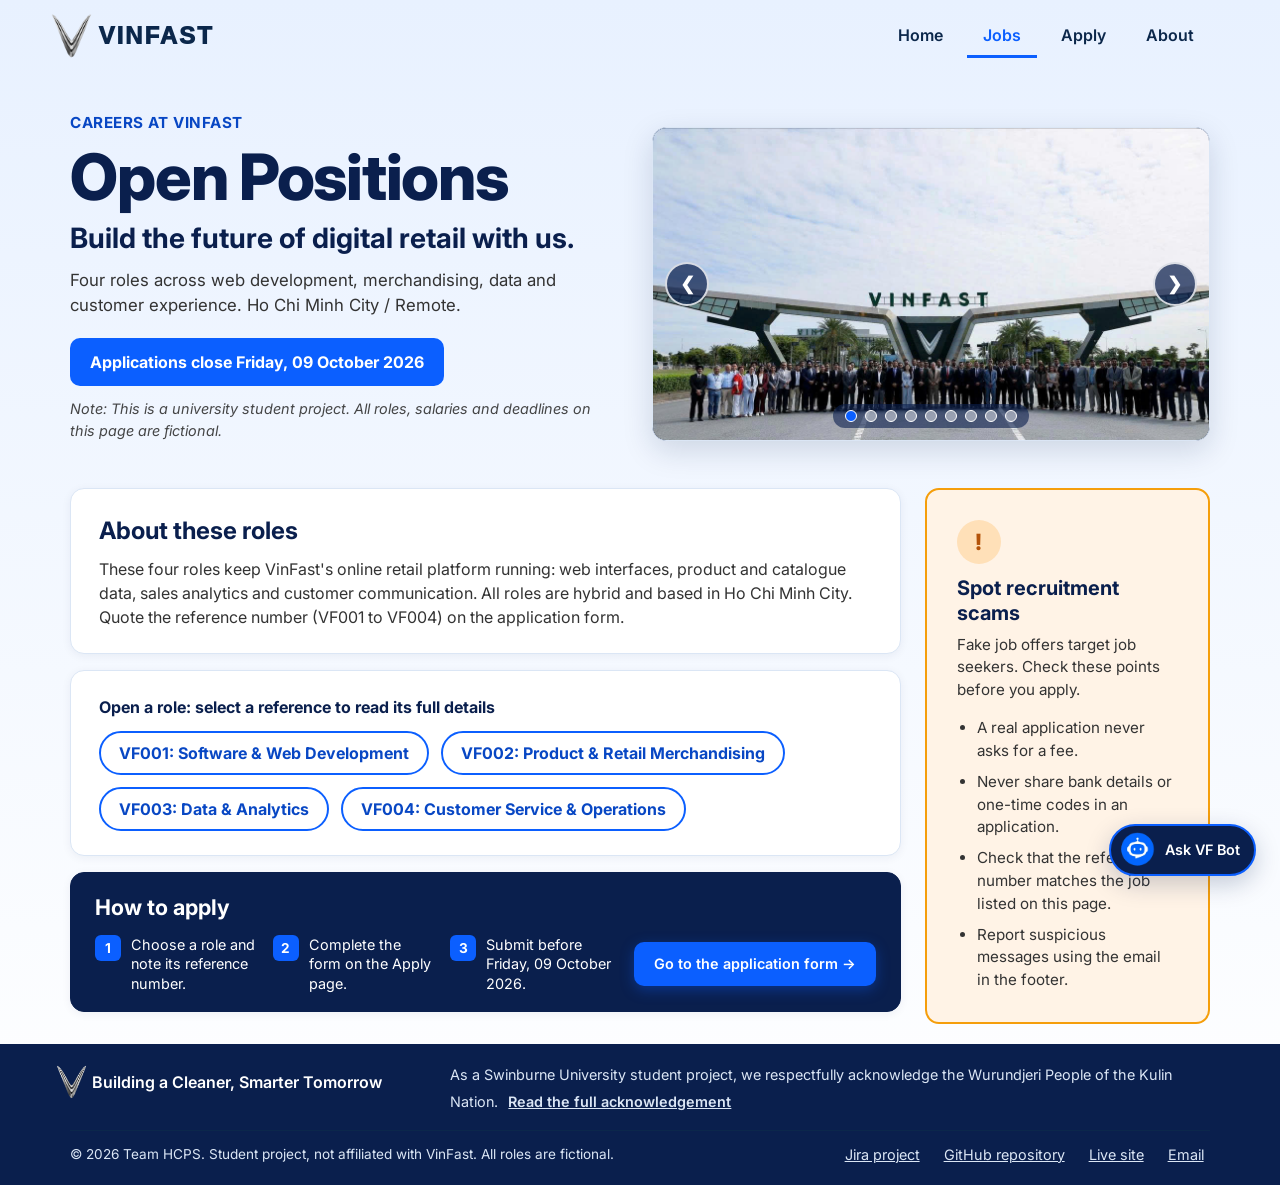
<file: job.html>
<!DOCTYPE html>
<html lang="en">
<head>
  <meta charset="utf-8">
  <meta name="viewport" content="width=device-width, initial-scale=1.0">
  <title>VinFast Jobs page</title>
  <meta name="description" content="Explore open positions and build the future of digital retail with VinFast Digital Retail.">
  <meta name ="Author" content ="Duong Nguyen Khoi">
  <link rel="preconnect" href="https://fonts.googleapis.com">
  <link rel="preconnect" href="https://fonts.gstatic.com" crossorigin>
  <link rel="stylesheet" href="https://fonts.googleapis.com/css2?family=Inter:wght@400;500;600;700&display=swap">
  <link rel="stylesheet" href="css/style.css">
  <link rel="icon" href="images/Home/Vinfast_logo.png" type="image/png">
</head>

<body class="page-jobs">
  <!-- Header -->
  <a class="skip-link" href="#main">Skip to main content</a>
  <header class="site-header">
    <div class="container site-header__inner">
      <a class="site-brand" href="index.html">
        <img src="images/Home/Vinfast_logo.png" alt="" width="83" height="66">
        <span class="site-brand__wordmark">VINFAST</span>
      </a>
      <nav class="site-nav" aria-label="Main">
        <ul>
          <li><a href="index.html">Home</a></li>
          <li><a href="job.html" aria-current="page">Jobs</a></li>
          <li><a href="apply.html">Apply</a></li>
          <li><a href="about.html">About</a></li>
        </ul>
      </nav>
    </div>
  </header>

  <main id="main">
    <section class="hero" aria-labelledby="hero-title">
      <div class="container hero__grid">
        <div class="hero__content">
          <p class="hero__eyebrow">CAREERS AT VINFAST</p>
          <h1 id="hero-title" class="hero__title">Open Positions</h1>
          <p class="hero__subtitle">Build the future of digital retail with us.</p>
          <p class="hero__text">Four roles across web development, merchandising, data and customer experience. Ho Chi Minh City / Remote.</p>
          <p class="hero__deadline">Applications close&nbsp;<time datetime="2026-10-09">Friday, 09 October 2026</time></p>
          <p class="hero__note">Note: This is a university student project. All roles, salaries and deadlines on this page are fictional.</p>
        </div>
        <div class="hero__media">
          <div class="hero-slider" role="region" aria-label="VinFast gallery slideshow">
                <div class="hero-slider">
                  <div class="hero-slider_slide" id="slide-1">
                    <img src="images/Jobs/pic1.jpg" alt="Slide 1">
                    <a href="#slide-9" aria-label="Previous slide"></a>
                    <a href="#slide-2" aria-label="Next slide"></a>
                  </div>

                  <div class="hero-slider_slide" id="slide-2">
                    <img src="images/Jobs/pic2.jpg" alt="Slide 2">
                    <a href="#slide-1" aria-label="Previous slide"></a>
                    <a href="#slide-3" aria-label="Next slide"></a>
                  </div>

                  <div class="hero-slider_slide" id="slide-3"> 
                    <img src="images/Jobs/pic3.jpg" alt="Slide 3">
                    <a href="#slide-2" aria-label="Previous slide"></a>
                    <a href="#slide-4" aria-label="Next slide"></a>
                  </div>

                  <div class="hero-slider_slide" id="slide-4"> 
                    <img src="images/Jobs/pic4.jpg" alt="Slide 4">
                    <a href="#slide-3" aria-label="Previous slide"></a>
                    <a href="#slide-5" aria-label="Next slide"></a>
                  </div>

                  <div class="hero-slider_slide" id="slide-5"> 
                    <img src="images/Jobs/pic5.jpg" alt="Slide 5">
                    <a href="#slide-4" aria-label="Previous slide"></a>
                    <a href="#slide-6" aria-label="Next slide"></a>
                  </div>

                  <div class="hero-slider_slide" id="slide-6"> 
                    <img src="images/Jobs/pic6.jpg" alt="Slide 6">
                    <a href="#slide-5" aria-label="Previous slide"></a>
                    <a href="#slide-7" aria-label="Next slide"></a>
                  </div>

                  <div class="hero-slider_slide" id="slide-7"> 
                    <img src="images/Jobs/pic7.jpg" alt="Slide 7">
                    <a href="#slide-6" aria-label="Previous slide"></a>
                    <a href="#slide-8" aria-label="Next slide"></a>
                  </div>

                  <div class="hero-slider_slide" id="slide-8"> 
                    <img src="images/Jobs/pic8.jpg" alt="Slide 8">
                    <a href="#slide-7" aria-label="Previous slide"></a>
                    <a href="#slide-9" aria-label="Next slide"></a>
                  </div>

                  <div class="hero-slider_slide" id="slide-9"> 
                    <img src="images/Jobs/pic9.jpg" alt="Slide 9">
                    <a href="#slide-8" aria-label="Previous slide"></a>
                    <a href="#slide-1" aria-label="Next slide"></a>
                  </div>

                  <!-- CSS-only slide indicators -->
                  <nav class="hero-slider__dots" aria-label="Gallery slide navigation">
                      <a class="hero-slider__dot" href="#slide-1" aria-label="Go to slide 1"></a>
                      <a class="hero-slider__dot" href="#slide-2" aria-label="Go to slide 2"></a>
                      <a class="hero-slider__dot" href="#slide-3" aria-label="Go to slide 3"></a>
                      <a class="hero-slider__dot" href="#slide-4" aria-label="Go to slide 4"></a>
                      <a class="hero-slider__dot" href="#slide-5" aria-label="Go to slide 5"></a>
                      <a class="hero-slider__dot" href="#slide-6" aria-label="Go to slide 6"></a>
                      <a class="hero-slider__dot" href="#slide-7" aria-label="Go to slide 7"></a>
                      <a class="hero-slider__dot" href="#slide-8" aria-label="Go to slide 8"></a>
                      <a class="hero-slider__dot" href="#slide-9" aria-label="Go to slide 9"></a>
                  </nav>
                                </div> <!-- Inner hero-slider -->
              </div> <!-- Outer hero-slider -->
            </div> <!-- hero__media -->
          </div> <!-- hero__grid -->
        </section>

    <!-- 2. Breadcrumb -->

<div class="container overview">
      <aside class="scam-aside" aria-labelledby="scam-heading">
        <span class="scam-aside__icon" aria-hidden="true" style="user-select: none;">!</span>
        <h2 id="scam-heading">Spot recruitment scams</h2>
        <p>Fake job offers target job seekers. Check these points before you apply.</p>
        <ul>
          <li>A real application never asks for a fee.</li>
          <li>Never share bank details or one-time codes in an application.</li>
          <li>Check that the reference number matches the job listed on this page.</li>
          <li>Report suspicious messages using the email in the footer.</li>
        </ul>
      </aside>

      <section class="panel" aria-labelledby="about-roles-heading">
        <h2 id="about-roles-heading">About these roles</h2>
        <p>These four roles keep VinFast's online retail platform running: web interfaces, product and catalogue data, sales analytics and customer communication. All roles are hybrid and based in Ho Chi Minh City. Quote the reference number (VF001 to VF004) on the application form.</p>
      </section>

      <nav id="role-links" class="panel" aria-label="Open a role">
        <p class="panel__label">Open a role: select a reference to read its full details</p>
        <ul class="pill-list">
          <li><a class="pill" href="#vf001">VF001: Software &amp; Web Development</a></li>
          <li><a class="pill" href="#vf002">VF002: Product &amp; Retail Merchandising</a></li>
          <li><a class="pill" href="#vf003">VF003: Data &amp; Analytics</a></li>
          <li><a class="pill" href="#vf004">VF004: Customer Service &amp; Operations</a></li>
        </ul>
      </nav>

      <section class="panel how-to" aria-labelledby="how-to-apply-heading">
        <h2 id="how-to-apply-heading">How to apply</h2>
        <div class="how-to__body">
          <ol>
            <li><span>Choose a role and note its reference number.</span></li>
            <li><span>Complete the form on the Apply page.</span></li>
            <li><span>Submit before <time datetime="2026-10-09">Friday, 09 October 2026</time>.</span></li>
          </ol>
          <a class="btn btn--primary how-to__cta" href="apply.html">Go to the application form &rarr;</a>
        </div>
      </section>

    <!-- Role Panel VF001 -->
    <section class="role-modal" id="vf001" aria-labelledby="vf001-title">
      <a class="role-modal__backdrop" href="#role-links" tabindex="-1" aria-hidden="true"></a>
      <div class="role-modal__sheet">
        <nav class="role-tabs" aria-label="Switch role">
          <ul>
            <li><a href="#vf001" aria-current="true">VF001</a></li>
            <li><a href="#vf002">VF002</a></li>
            <li><a href="#vf003">VF003</a></li>
            <li><a href="#vf004">VF004</a></li>
          </ul>
          <a class="role-modal__close" href="#role-links">Close</a>
        </nav>

        <header class="role-modal__head">
          <h2>Software &amp; Web Development</h2>
          <p class="dept-text">Builds the web interfaces customers use to configure and order vehicles.</p>
          <div class="role-modal__title-row">
            <h3 id="vf001-title">E-Commerce UX/UI Front-End Developer</h3>
            <span class="ref-chip">VF001</span>
            <a class="btn btn--primary" href="apply.html" aria-label="Apply for VF001: E-Commerce UX/UI Front-End Developer">Apply for VF001</a>
          </div>
        </header>

        <dl class="role-meta">
          <div>
            <dt>Team</dt>
            <dd>Digital Retail UI Team</dd>
          </div>
          <div>
            <dt>Reports to</dt>
            <dd>Lead Digital Retail Architect</dd>
          </div>
          <div>
            <dt>Work mode</dt>
            <dd>Hybrid (Ho Chi Minh City / Remote)</dd>
          </div>
          <div>
            <dt>Type and hours</dt>
            <dd>Full-Time, flexible hours (core hours 10:00 AM - 4:00 PM ICT)</dd>
          </div>
          <div>
            <dt>Salary</dt>
            <dd>30,000,000 - 45,000,000 VND per month (gross, negotiable based on experience)</dd>
          </div>
        </dl>

        <div class="role-grid">
          <section class="block block--wide" aria-labelledby="vf001-about">
            <h4 id="vf001-about">About the role</h4>
            <p class="block__context">What this role does and why it exists.</p>
            <p>Design and develop responsive web interfaces for the digital retail platform. Combine visual prototyping with front-end engineering to optimise the vehicle purchasing journey.</p>
          </section>

          <section class="block block--wide" aria-labelledby="vf001-resp">
            <h4 id="vf001-resp">Key responsibilities</h4>
            <p class="block__context">What you will do, listed in priority order.</p>
            <ol>
              <li>Create wireframes and interactive prototypes in Figma for vehicle configurations.</li>
              <li>Build responsive web interfaces for vehicle configuration and online ordering.</li>
              <li>Maintain web accessibility standards (WCAG) across all customer-facing retail pages.</li>
              <li>Implement loading states and performance budgets to optimise page speed.</li>
              <li>Integrate interfaces with order, payment and inventory APIs, minimising third-party dependencies.</li>
            </ol>
          </section>

          <section class="block" aria-labelledby="vf001-ess">
            <h4 id="vf001-ess">Essential requirements</h4>
            <p class="block__context">What you must have to be considered.</p>
            <ul>
              <li>Bachelor's degree in Computer Science, Software Engineering, Design, Human-Computer Interaction, or a related field.</li>
              <li>Minimum 3 years of commercial experience in front-end development or UX/UI design.</li>
              <li>Expert-level proficiency in Figma.</li>
              <li>Strong proficiency in semantic HTML5, CSS3, and core JavaScript.</li>
              <li>Practical knowledge of web accessibility standards and ARIA practices.</li>
            </ul>
          </section>

          <section class="block" aria-labelledby="vf001-pref">
            <h4 id="vf001-pref">Preferable criteria</h4>
            <p class="block__context">A bonus, but not required.</p>
            <ul>
              <li>Professional working proficiency in English (IELTS 6.0 equivalent or higher).</li>
              <li>Experience with modern front-end frameworks (such as React or Vue.js).</li>
              <li>Familiarity with secure data handling practices for online checkout systems.</li>
              <li>Previous experience in e-commerce or automotive digital retail platforms.</li>
            </ul>
          </section>
        </div>

        <details class="see-more">
          <summary>See more</summary>
          <div class="role-grid">
            <section class="block block--wide" aria-labelledby="vf001-goals">
              <h4 id="vf001-goals">Performance goals</h4>
              <p class="block__context">What success looks like in this role.</p>
              <ul class="goal-list">
                <li class="goal">
                  <p class="goal__label">60-day goal</p>
                  <p>Deliver reusable checkout and configurator components with zero critical errors in an accessibility audit.</p>
                </li>
                <li class="goal">
                  <p class="goal__label">90-day goal</p>
                  <p>Raise vehicle-configurator completion rate by 15%.</p>
                </li>
              </ul>
            </section>

            <section class="block" aria-labelledby="vf001-benefits">
              <h4 id="vf001-benefits">Benefits</h4>
              <p class="block__context">What comes with the job.</p>
              <p>Comprehensive health insurance, flexible working hours, and employee discounts on eligible company products.</p>
            </section>

            <section class="block" aria-labelledby="vf001-eeo">
              <h4 id="vf001-eeo">Equal opportunity</h4>
              <p class="block__context">Our commitment to every applicant.</p>
              <p>VinFast Digital Retail is an equal opportunity employer, considering candidates regardless of gender, age, ethnicity, religion, or disability.</p>
            </section>
          </div>
        </details>

        <footer class="role-modal__footer">
          <div>
            <strong>Applications close <time datetime="2026-10-09">Friday, 09 October 2026</time></strong>
            <p>Use reference VF001 on the application form.</p>
          </div>
          <a class="btn" href="apply.html" aria-label="Apply for VF001: E-Commerce UX/UI Front-End Developer">Apply for VF001</a>
        </footer>
      </div>
    </section>

    <!-- Role Panel VF002 -->
    <section class="role-modal" id="vf002" aria-labelledby="vf002-title">
      <a class="role-modal__backdrop" href="#role-links" tabindex="-1" aria-hidden="true"></a>
      <div class="role-modal__sheet">
        <nav class="role-tabs" aria-label="Switch role">
          <ul>
            <li><a href="#vf001">VF001</a></li>
            <li><a href="#vf002" aria-current="true">VF002</a></li>
            <li><a href="#vf003">VF003</a></li>
            <li><a href="#vf004">VF004</a></li>
          </ul>
          <a class="role-modal__close" href="#role-links">Close</a>
        </nav>

        <header class="role-modal__head">
          <h2>Product &amp; Retail Merchandising</h2>
          <p class="dept-text">Keeps product information accurate and storefront layouts effective.</p>
          <div class="role-modal__title-row">
            <h3 id="vf002-title">Digital Merchandising &amp; Catalogue Specialist</h3>
            <span class="ref-chip">VF002</span>
            <a class="btn btn--primary" href="apply.html" aria-label="Apply for VF002: Digital Merchandising &amp; Catalogue Specialist">Apply for VF002</a>
          </div>
        </header>

        <dl class="role-meta">
          <div>
            <dt>Team</dt>
            <dd>E-Commerce Operations Team</dd>
          </div>
          <div>
            <dt>Reports to</dt>
            <dd>Head of Digital Merchandising</dd>
          </div>
          <div>
            <dt>Work mode</dt>
            <dd>Hybrid (Ho Chi Minh City / Remote)</dd>
          </div>
          <div>
            <dt>Type and hours</dt>
            <dd>Full-Time, flexible hours (core hours 10:00 AM - 4:00 PM ICT)</dd>
          </div>
          <div>
            <dt>Salary</dt>
            <dd>15,000,000 - 25,000,000 VND per month (gross)</dd>
          </div>
        </dl>

        <div class="role-grid">
          <section class="block block--wide" aria-labelledby="vf002-about">
            <h4 id="vf002-about">About the role</h4>
            <p class="block__context">What this role does and why it exists.</p>
            <p>Manage digital product displays and catalogue data across VinFast's online retail platform. Ensure vehicle listings and accessories for models like the VF 2 are accurate and positioned to maximise online sales.</p>
          </section>

          <section class="block block--wide" aria-labelledby="vf002-resp">
            <h4 id="vf002-resp">Key responsibilities</h4>
            <p class="block__context">What you will do, listed in priority order.</p>
            <ol>
              <li>Maintain accurate pricing, specifications, and imagery for digital vehicle and accessory listings.</li>
              <li>Structure catalogue data in the CMS and keep product tags and compatibility attributes correct.</li>
              <li>Conduct weekly audits of product detail pages to correct data discrepancies.</li>
              <li>Coordinate storefront layouts and promotional campaigns for accessories and upcoming launches.</li>
              <li>Run A/B tests on product detail pages to identify effective merchandising layouts.</li>
            </ol>
          </section>

          <section class="block" aria-labelledby="vf002-ess">
            <h4 id="vf002-ess">Essential requirements</h4>
            <p class="block__context">What you must have to be considered.</p>
            <ul>
              <li>Bachelor's degree in Business, Marketing, E-Commerce, or a related field.</li>
              <li>Minimum 2 years of experience in e-commerce catalogue management or digital merchandising.</li>
              <li>Proficiency in Content Management Systems and Product Information Management tools.</li>
              <li>Ability to interpret sales and engagement data.</li>
              <li>Working knowledge of A/B testing methodologies.</li>
            </ul>
          </section>

          <section class="block" aria-labelledby="vf002-pref">
            <h4 id="vf002-pref">Preferable criteria</h4>
            <p class="block__context">A bonus, but not required.</p>
            <ul>
              <li>Professional working proficiency in English (IELTS 6.0 equivalent or higher).</li>
              <li>Experience managing complex automotive product variants.</li>
              <li>Understanding of SEO best practices for product pages.</li>
            </ul>
          </section>
        </div>

        <details class="see-more">
          <summary>See more</summary>
          <div class="role-grid">
            <section class="block block--wide" aria-labelledby="vf002-goals">
              <h4 id="vf002-goals">Performance goals</h4>
              <p class="block__context">What success looks like in this role.</p>
              <ul class="goal-list">
                <li class="goal">
                  <p class="goal__label">30-day goal</p>
                  <p>Achieve at least 98% data accuracy in a catalogue audit of the VF MPV 7.</p>
                </li>
                <li class="goal">
                  <p class="goal__label">90-day goal</p>
                  <p>Raise accessory conversion rate by 12% through layout adjustments.</p>
                </li>
              </ul>
            </section>

            <section class="block" aria-labelledby="vf002-benefits">
              <h4 id="vf002-benefits">Benefits</h4>
              <p class="block__context">What comes with the job.</p>
              <p>Comprehensive health insurance, flexible working hours, and employee discounts on eligible company products.</p>
            </section>

            <section class="block" aria-labelledby="vf002-eeo">
              <h4 id="vf002-eeo">Equal opportunity</h4>
              <p class="block__context">Our commitment to every applicant.</p>
              <p>VinFast Digital Retail is an equal opportunity employer, considering candidates regardless of gender, age, ethnicity, religion, or disability.</p>
            </section>
          </div>
        </details>

        <footer class="role-modal__footer">
          <div>
            <strong>Applications close <time datetime="2026-10-09">Friday, 09 October 2026</time></strong>
            <p>Use reference VF002 on the application form.</p>
          </div>
          <a class="btn" href="apply.html" aria-label="Apply for VF002: Digital Merchandising &amp; Catalogue Specialist">Apply for VF002</a>
        </footer>
      </div>
    </section>

    <!-- Role Panel VF003 -->
    <section class="role-modal" id="vf003" aria-labelledby="vf003-title">
      <a class="role-modal__backdrop" href="#role-links" tabindex="-1" aria-hidden="true"></a>
      <div class="role-modal__sheet">
        <nav class="role-tabs" aria-label="Switch role">
          <ul>
            <li><a href="#vf001">VF001</a></li>
            <li><a href="#vf002">VF002</a></li>
            <li><a href="#vf003" aria-current="true">VF003</a></li>
            <li><a href="#vf004">VF004</a></li>
          </ul>
          <a class="role-modal__close" href="#role-links">Close</a>
        </nav>

        <header class="role-modal__head">
          <h2>Data &amp; Analytics</h2>
          <p class="dept-text">Turns online sales and behaviour data into recommendations for the product teams.</p>
          <div class="role-modal__title-row">
            <h3 id="vf003-title">E-Commerce Data Analyst</h3>
            <span class="ref-chip">VF003</span>
            <a class="btn btn--primary" href="apply.html" aria-label="Apply for VF003: E-Commerce Data Analyst">Apply for VF003</a>
          </div>
        </header>

        <dl class="role-meta">
          <div>
            <dt>Team</dt>
            <dd>Digital Retail Analytics Team</dd>
          </div>
          <div>
            <dt>Reports to</dt>
            <dd>Head of Data Analytics</dd>
          </div>
          <div>
            <dt>Work mode</dt>
            <dd>Hybrid (Ho Chi Minh City / Remote)</dd>
          </div>
          <div>
            <dt>Type and hours</dt>
            <dd>Full-Time, flexible hours (core hours 10:00 AM - 4:00 PM ICT)</dd>
          </div>
          <div>
            <dt>Salary</dt>
            <dd>20,000,000 - 35,000,000 VND per month (gross)</dd>
          </div>
        </dl>

        <div class="role-grid">
          <section class="block block--wide" aria-labelledby="vf003-about">
            <h4 id="vf003-about">About the role</h4>
            <p class="block__context">What this role does and why it exists.</p>
            <p>Analyse digital retail data to optimise the customer journey for VinFast's online retail platform. Provide actionable insights to improve sales performance for recent launches.</p>
          </section>

          <section class="block block--wide" aria-labelledby="vf003-resp">
            <h4 id="vf003-resp">Key responsibilities</h4>
            <p class="block__context">What you will do, listed in priority order.</p>
            <ol>
              <li>Track and report on e-commerce metrics including conversion rates and customer drop-offs.</li>
              <li>Analyse user behaviour during digital pre-ordering workflows for upcoming launches.</li>
              <li>Build dashboards in Power BI or Tableau to visualise daily online retail performance.</li>
              <li>Identify traffic bottlenecks to help front-end teams optimise page load speed.</li>
              <li>Provide data-driven recommendations to improve the digital checkout experience.</li>
            </ol>
          </section>

          <section class="block" aria-labelledby="vf003-ess">
            <h4 id="vf003-ess">Essential requirements</h4>
            <p class="block__context">What you must have to be considered.</p>
            <ul>
              <li>Bachelor's degree in Data Science, Statistics, Computer Science, or a related field.</li>
              <li>Minimum 2 years of experience in e-commerce data analysis.</li>
              <li>Proficiency in SQL and data visualisation tools.</li>
              <li>Strong analytical skills to interpret complex web traffic data.</li>
            </ul>
          </section>

          <section class="block" aria-labelledby="vf003-pref">
            <h4 id="vf003-pref">Preferable criteria</h4>
            <p class="block__context">A bonus, but not required.</p>
            <ul>
              <li>Professional working proficiency in English (IELTS 6.0 equivalent or higher).</li>
              <li>Experience with Python or R for advanced data modelling.</li>
              <li>Background in automotive retail analytics.</li>
            </ul>
          </section>
        </div>

        <details class="see-more">
          <summary>See more</summary>
          <div class="role-grid">
            <section class="block block--wide" aria-labelledby="vf003-goals">
              <h4 id="vf003-goals">Performance goals</h4>
              <p class="block__context">What success looks like in this role.</p>
              <ul class="goal-list">
                <li class="goal">
                  <p class="goal__label">30-day goal</p>
                  <p>Build one tracking dashboard for the VF MPV 7 digital sales funnel.</p>
                </li>
                <li class="goal">
                  <p class="goal__label">90-day goal</p>
                  <p>Deliver evidence-backed recommendations for two major checkout drop-off points, adopted by the product teams within 90 days.</p>
                </li>
              </ul>
            </section>

            <section class="block" aria-labelledby="vf003-benefits">
              <h4 id="vf003-benefits">Benefits</h4>
              <p class="block__context">What comes with the job.</p>
              <p>Comprehensive health insurance, flexible working hours, and employee discounts on eligible company products.</p>
            </section>

            <section class="block" aria-labelledby="vf003-eeo">
              <h4 id="vf003-eeo">Equal opportunity</h4>
              <p class="block__context">Our commitment to every applicant.</p>
              <p>VinFast Digital Retail is an equal opportunity employer, considering candidates regardless of gender, age, ethnicity, religion, or disability.</p>
            </section>
          </div>
        </details>

        <footer class="role-modal__footer">
          <div>
            <strong>Applications close <time datetime="2026-10-09">Friday, 09 October 2026</time></strong>
            <p>Use reference VF003 on the application form.</p>
          </div>
          <a class="btn" href="apply.html" aria-label="Apply for VF003: E-Commerce Data Analyst">Apply for VF003</a>
        </footer>
      </div>
    </section>

    <!-- Role Panel VF004 -->
    <section class="role-modal" id="vf004" aria-labelledby="vf004-title">
      <a class="role-modal__backdrop" href="#role-links" tabindex="-1" aria-hidden="true"></a>
      <div class="role-modal__sheet">
        <nav class="role-tabs" aria-label="Switch role">
          <ul>
            <li><a href="#vf001">VF001</a></li>
            <li><a href="#vf002">VF002</a></li>
            <li><a href="#vf003">VF003</a></li>
            <li><a href="#vf004" aria-current="true">VF004</a></li>
          </ul>
          <a class="role-modal__close" href="#role-links">Close</a>
        </nav>

        <header class="role-modal__head">
          <h2>Customer Service &amp; Operations</h2>
          <p class="dept-text">Manages how VinFast communicates with customers across the online purchase journey.</p>
          <div class="role-modal__title-row">
            <h3 id="vf004-title">Customer Experience CRM Manager</h3>
            <span class="ref-chip">VF004</span>
            <a class="btn btn--primary" href="apply.html" aria-label="Apply for VF004: Customer Experience CRM Manager">Apply for VF004</a>
          </div>
        </header>

        <dl class="role-meta">
          <div>
            <dt>Team</dt>
            <dd>Customer Experience Team</dd>
          </div>
          <div>
            <dt>Reports to</dt>
            <dd>Director of E-Commerce</dd>
          </div>
          <div>
            <dt>Work mode</dt>
            <dd>Hybrid (Ho Chi Minh City / Remote)</dd>
          </div>
          <div>
            <dt>Type and hours</dt>
            <dd>Full-Time, flexible hours (core hours 10:00 AM - 4:00 PM ICT)</dd>
          </div>
          <div>
            <dt>Salary</dt>
            <dd>40,000,000 - 65,000,000 VND per month (gross)</dd>
          </div>
        </dl>

        <div class="role-grid">
          <section class="block block--wide" aria-labelledby="vf004-about">
            <h4 id="vf004-about">About the role</h4>
            <p class="block__context">What this role does and why it exists.</p>
            <p>Lead customer relationship management initiatives to enhance the digital purchasing journey for VinFast's online customers. Design and execute automated communication strategies to support the online retail platform.</p>
          </section>

          <section class="block block--wide" aria-labelledby="vf004-resp">
            <h4 id="vf004-resp">Key responsibilities</h4>
            <p class="block__context">What you will do, listed in priority order.</p>
            <ol>
              <li>Manage the CRM platform to track customer interactions across the digital retail ecosystem.</li>
              <li>Develop automated email and SMS workflows to nurture leads for upcoming launches.</li>
              <li>Segment customer data to deliver personalised post-purchase communications.</li>
              <li>Monitor customer satisfaction metrics to identify friction points in the e-commerce journey.</li>
              <li>Collaborate with the Data Analytics team to measure the ROI of retention campaigns.</li>
            </ol>
          </section>

          <section class="block" aria-labelledby="vf004-ess">
            <h4 id="vf004-ess">Essential requirements</h4>
            <p class="block__context">What you must have to be considered.</p>
            <ul>
              <li>Bachelor's degree in Marketing, Business, Communications, or a related field.</li>
              <li>Minimum 4 years of experience managing enterprise CRM systems (such as Salesforce or HubSpot).</li>
              <li>Proven track record in designing customer journey maps and automated marketing workflows.</li>
              <li>Strong analytical skills to interpret engagement data and customer feedback.</li>
            </ul>
          </section>

          <section class="block" aria-labelledby="vf004-pref">
            <h4 id="vf004-pref">Preferable criteria</h4>
            <p class="block__context">A bonus, but not required.</p>
            <ul>
              <li>Professional working proficiency in English (IELTS 6.0 equivalent or higher).</li>
              <li>Experience in the automotive sector or high-value e-commerce retail.</li>
              <li>Familiarity with data privacy regulations regarding customer communications.</li>
            </ul>
          </section>
        </div>

        <details class="see-more">
          <summary>See more</summary>
          <div class="role-grid">
            <section class="block block--wide" aria-labelledby="vf004-goals">
              <h4 id="vf004-goals">Performance goals</h4>
              <p class="block__context">What success looks like in this role.</p>
              <ul class="goal-list">
                <li class="goal">
                  <p class="goal__label">60-day goal</p>
                  <p>Deploy an automated post-purchase email sequence for the VF MPV 7 with an open rate of at least 40%.</p>
                </li>
                <li class="goal">
                  <p class="goal__label">90-day goal</p>
                  <p>Raise repeat-purchase rate by 8% through targeted re-engagement campaigns.</p>
                </li>
              </ul>
            </section>

            <section class="block" aria-labelledby="vf004-benefits">
              <h4 id="vf004-benefits">Benefits</h4>
              <p class="block__context">What comes with the job.</p>
              <p>Comprehensive health insurance, flexible working hours, and employee discounts on eligible company products.</p>
            </section>

            <section class="block" aria-labelledby="vf004-eeo">
              <h4 id="vf004-eeo">Equal opportunity</h4>
              <p class="block__context">Our commitment to every applicant.</p>
              <p>VinFast Digital Retail is an equal opportunity employer, considering candidates regardless of gender, age, ethnicity, religion, or disability.</p>
            </section>
          </div>
        </details>

        <footer class="role-modal__footer">
          <div>
            <strong>Applications close <time datetime="2026-10-09">Friday, 09 October 2026</time></strong>
            <p>Use reference VF004 on the application form.</p>
          </div>
          <a class="btn" href="apply.html" aria-label="Apply for VF004: Customer Experience CRM Manager">Apply for VF004</a>
        </footer>
      </div>
    </section>
  </div>
  </main>

<div class="site-bot">
  <details class="site-bot__Widget">
    <summary class="site-bot__trigger">
      <img src="images/Home/Vinfast_chatbot.png" alt="" width="48" height="48">
      <span class="site-bot__badge">Ask VF Bot</span>
    </summary>
    <div class="site-bot__panel">
      <p class="site-bot__title">VinFast Career Assistant</p>
      <p class="site-bot__text">Need help applying? Quote a 5-character reference (VF001-VF004) on the Apply page before <time datetime="2026-10-09">09 October 2026</time>.</p>
      <ul class="site-bot__links">
        <li><a href="job.html">Browse open roles</a></li>
        <li><a href="apply.html">Go to application form</a></li>
        <li><a href="mailto:info@vinfast-digital-retail.example">Email recruitment team</a></li>
      </ul>
    </div>
  </details>
</div>

<!-- Footer -->
<footer class="site-footer">
  <div class="container site-footer__inner">
    <div class="site-footer__brand">
      <img src="images/Home/Vinfast_logo.png" alt="" width="83" height="66">
      <p class="site-footer__tagline">Building a Cleaner, Smarter Tomorrow</p>
    </div>
    <p class="site-footer__ack">As a Swinburne University student project, we respectfully acknowledge the Wurundjeri People of the Kulin Nation. <a href="about.html#acknowledgement">Read the full acknowledgement</a></p>
    <div class="site-footer__bottom">
      <p class="site-footer__copy">© 2026 Team HCPS. Student project, not affiliated with VinFast. All roles are fictional.</p>
      <ul class="site-footer__meta-links">
        <li><a href="https://dovukhanhquynh.atlassian.net/jira/software/projects/SCRUM/boards/1?filter=&amp;groupBy=none">Jira project</a></li>
        <li><a href="https://github.com/106394055/COS10026_Web-Technology-Project">GitHub repository</a></li>
        <li><a href="https://106394055.github.io/COS10026_Assignment-1/index.html">Live site</a></li>
        <li><a href="mailto:info@vinfast-digital-retail.example">Email</a></li>
      </ul>
    </div>
  </div>
</footer>
</body>
</html>
</file>
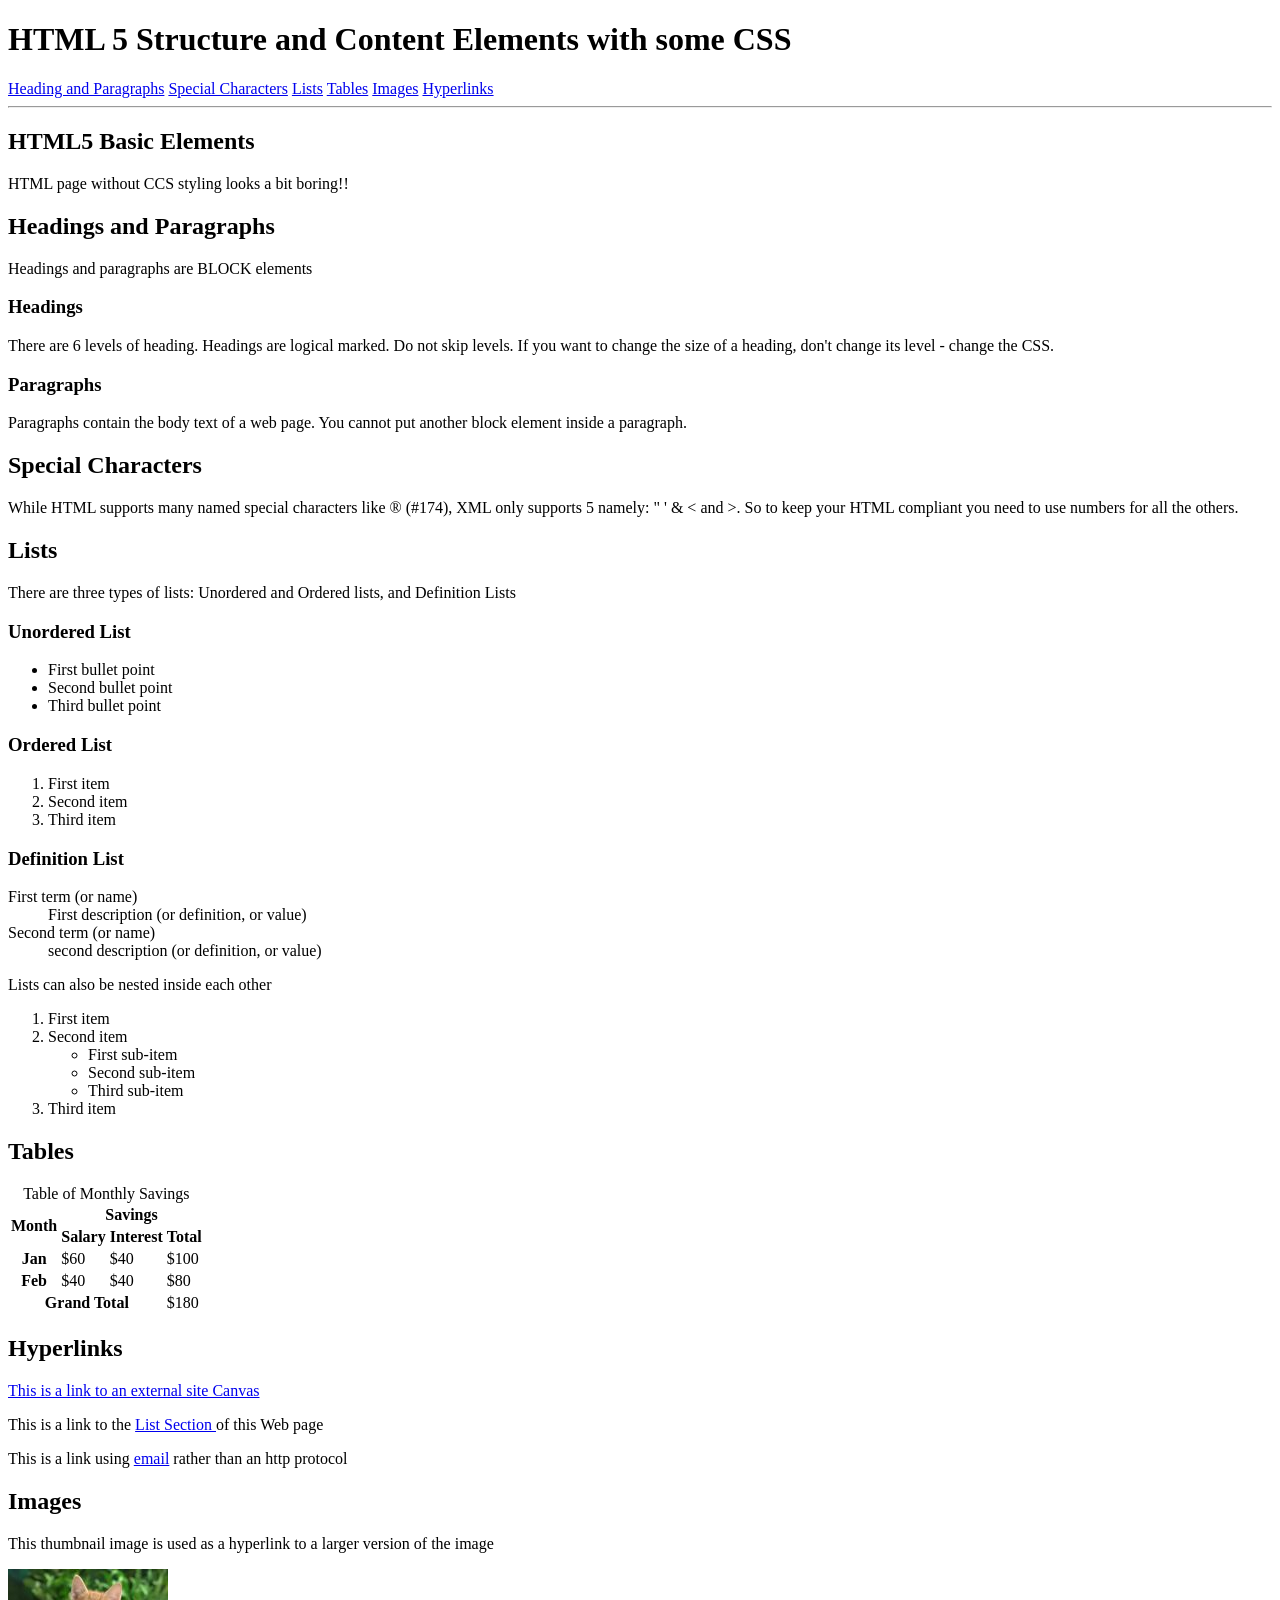
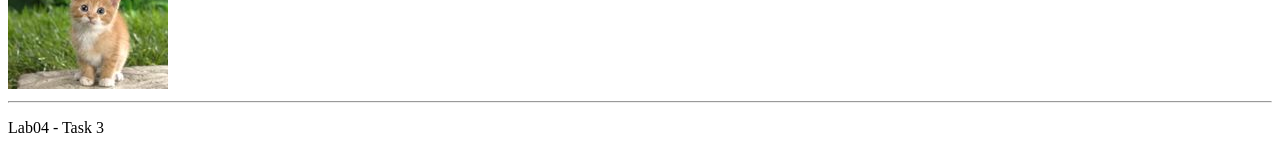
<file: LAB/Lab04/lab04-1/lab04.html>
<!DOCTYPE html>
<html lang="en">
<head>
  <meta charset="utf-8" />
  <meta name="description" content="Demonstrates some basic HTML content elements and CSS" />
  <meta name="keywords" content="HTML5, tags" />
  <meta name="author" content="A Lecturer"  />
  <title>HTML Structure and Content Elements + CSS</title>
  
</head>
<!-- This is a comment. Indenting child elements makes the markup much more readable -->
<body>
   <header>
     <h1>HTML 5 Structure and Content Elements with some CSS</h1>
     <nav>
         <a href="#headings">Heading and Paragraphs</a> 
         <a href="#sc">Special Characters</a> 
         <a href="#lists">Lists</a> 
         <a href="#tables">Tables</a>
         <a href="#images">Images</a>
         <a href="#hyperlinks">Hyperlinks</a>
      </nav>
      <hr />
   </header>
   
   <article>   
   <h2>HTML5 Basic Elements</h2> 
      <aside>
         <p>HTML page without CCS styling looks a bit boring!!</p>
      </aside>
      <h2 id="headings">Headings and Paragraphs </h2>
      <p>Headings and paragraphs are BLOCK elements</p>
      <h3>Headings</h3>
      <p>There are 6 levels of heading. Headings are logical marked. Do not skip levels. If you want to change the size of a heading, don't change its level - change the CSS.</p>
      <h3>Paragraphs</h3>
      <p>Paragraphs contain the body text of a web page. You cannot put another block element inside a paragraph.</p>
      
      <h2 id="sc">Special Characters</h2>
      <p>While HTML supports many named special characters like <span class="special">&#174; (#174)</span>, XML only supports 5 namely: <span class="special">&quot; &apos; &amp; &lt;</span>  and <span class="special">&gt;</span>.  So to keep your HTML compliant you need to use numbers for all the others.</p>
      
         
      
      <!-- Comments can be useful to indicate various sections of markup-->
      <!--Lists-->
      <h2 id="list">Lists</h2>
      <p>There are three types of lists: Unordered and Ordered lists, and Definition Lists</p>
      <h3>Unordered List</h3>
	  <ul>
         <li>First bullet point</li>
         <li>Second bullet point</li>
         <li>Third bullet point</li>
      </ul>
      <h3>Ordered List</h3>
      <ol>
         <li>First item</li>
         <li>Second item</li>
         <li>Third item</li>
      </ol>
	  <h3>Definition List</h3>
	  <dl>
		<dt>First term (or name)</dt>
			<dd>First description (or definition, or value)</dd>
		<dt>Second term (or name)</dt>
			<dd>second description (or definition, or value)</dd>
      </dl> 
      <p>Lists can also be nested inside each other</p>
      <ol>
         <li>First item</li>
         <li>Second item
            <ul>
               <li>First sub-item</li>
               <li>Second sub-item</li>
               <li>Third sub-item</li>
            </ul>
         </li>
         <li>Third item</li>
      </ol>		

      <h2 id="tables">Tables</h2>
      <table>
         <caption>Table of Monthly Savings</caption>
         <thead>
            <tr>
            <!-- the scope attribute assists non-visual user agents -->
            <!-- rowspan and colspan allow multiple cells to be merged -->
              <th rowspan="2" scope="col">Month</th>
              <th colspan="3" scope="col">Savings</th>
            </tr>
            <tr>
              <th scope="col">Salary</th>
              <th scope="col">Interest</th>
              <th scope="col">Total</th>
            </tr>
        </thead>
        <tbody>
         <tr>
           <th scope="row">Jan</th>
           <td>$60</td>
           <td>$40</td>
           <td>$100</td>
         </tr>
         <tr>
           <th scope="row">Feb</th>
           <td>$40</td>
           <td>$40</td>
           <td>$80</td>
         </tr>
        </tbody>
        <tfoot>
         <tr>
            <th colspan="3" scope="row"> Grand Total</th>
            <td>$180</td>
         </tr>
        </tfoot>
		</table>
      
      <h2 id="hyperlinks">Hyperlinks</h2>
      <p><a href="https://swinburne.instructure.com" title="This takes you to Canvas"> This is a link to an external site Canvas</a></p>
      <p>This is a link to the <a href="#list">List Section </a> of this Web page</p>
      <p>This is a link using <a href="mailto:someone@swin.edu.au"> email</a> rather than an http protocol</p> 
	  
      <h2 id="images">Images</h2>
      <p>This thumbnail image is used as a hyperlink to a larger version of the image</p>
      <a href="images/mycat.jpg">  <img src="images/mycat_small.jpg" alt="Photo of my cat" title="Filesize 222kb " /></a>

      
      <hr />
   </article>
	<footer>
		<p>Lab04 - Task 3</p>
	</footer>
</body>

</html>
</file>
<file: css/style.css>
/* ==========================================
   A. GLOBAL & COMMON STYLES
   Header, Navigation, Footer, Colors, Fonts, Resets
   ========================================== 
   TABLE OF CONTENTS
  1. Tokens (:root)
  2. Base and reset
  3. Shared components (skip link, header and nav, footer, buttons, chips, breadcrumb, bot)
   */

/*1. TOKENS (:root) - Colors */
:root {
    --color-primary: #0b5fff;
    --color-primary-dark: #0847c4;
    --color-navy: #0a1f4d;
    --color-nav: #0b274b;
    --color-bg: #eef4fc;
    --color-surface: #ffffff;
    --color-block: #f5f9ff;
    --color-border: #dbe6f5;
    --color-chip: #e3edff;
    --color-text: #333333;
    --color-muted: #4a5a72;
    --color-warn-bg: #fff3e6;
    --color-warn-border: #f59e0b;
    --color-warn-icon: #ffe0b8;
    --color-warn-text: #b45309;
    --bg-top: #e8f1ff;
    --bg-bottom: #ffffff;
}

/*BASE AND RESET */
*,
*::before,
*::after {
    box-sizing: border-box;
}

/*Rising gradient background while scrolling down the page*/
html {
    min-height: 100%;
    font-size: 16px;
    background-color: var(--bg-top);
    background-image: linear-gradient(180deg, var(--bg-top) 0%, var(--bg-bottom) 100%);
    background-repeat: no-repeat;
    background-size: 100% 100%;
    scroll-behavior: smooth;
}

body {
    margin: 0;
    min-height: 100vh;
    display: flex;
    flex-direction: column;
    /* sticky footer: main grows, footer sits at the bottom */
    font-family: "Inter", "Segoe UI", Arial, sans-serif;
    font-size: 1rem;
    line-height: 1.5;
    color: var(--color-text);
    background-color: transparent;
}

main {
    flex: 1 0 auto;
    padding-bottom: 56px;
    /* breathing room above the footer */
}

[id] {
    scroll-margin-top: 24px;
}

img {
    max-width: 100%;
    height: auto;
    display: block;
}

h1,
h2,
h3,
h4,
p,
ul,
ol,
dl,
dd {
    margin-top: 0;
}

.container {
    max-width: 1280px;
    margin-left: auto;
    margin-right: auto;
    padding-left: clamp(1rem, 5.5vw, 5rem);
    padding-right: clamp(1rem, 5.5vw, 5rem);
}

/*3. SHARED COMPONENTS */

/*Skip link */
.skip-link {
    position: absolute;
    top: -100px;
    left: 16px;
    z-index: 200;
    min-height: 44px;
    padding: 10px 18px;
    background-color: var(--color-primary);
    color: var(--color-surface);
    font-weight: 600;
    text-decoration: none;
    border-radius: 8px;
}

.skip-link:focus,
.skip-link:focus-visible {
    top: 12px;
}

/*Site header and navigation */
.site-header {
    background-color: transparent;
    color: var(--color-nav);
}

/*Logo on left and navigation on right */
.site-header__inner {
    display: flex;
    flex-wrap: wrap;
    align-items: center;
    justify-content: space-between;
    gap: 16px;
    padding-top: 12px;
    padding-bottom: 12px;
}

/*Clickable logo */
.site-brand {
    display: inline-flex;
    align-items: center;
    gap: 0;
    min-height: 44px;
    color: var(--color-nav);
    text-decoration: none;
    font-size: 1.5rem;
    font-weight: 700;
    letter-spacing: -0.01em;
}

.site-brand img {
    width: auto;
    height: 48px;
    margin-left: -22px;
}

.site-brand__wordmark {
    margin-left: 2px;
    font-family: "Gotham Bold", "Mulish", sans-serif;
    letter-spacing: 2px;
    font-weight: 1000;
}

/*Horizontal navigation menu */
.site-nav ul {
    display: flex;
    flex-wrap: wrap;
    align-items: center;
    gap: 8px;
    list-style: none;
    margin: 0;
    padding: 0;
}

/* Navigation links with 44px minimum touch target and bottom indicator border */
.site-nav a {
    display: inline-flex;
    align-items: center;
    justify-content: center;
    min-height: 44px;
    padding: 8px 16px;
    color: var(--color-nav);
    font-weight: 600;
    text-decoration: none;
    border-radius: 0;
    border-bottom: 3px solid transparent;
    transition: color 0.15s ease, border-color 0.15s ease;
}

.site-nav a:hover {
    background-color: transparent;
    color: var(--color-primary);
    border-bottom-color: rgba(11, 95, 255, 0.4);
    /* visible on pale backgrounds */
}

/* Attribute selector highlighting the active page in the navigation bar */
.site-nav a[aria-current="page"] {
    background-color: transparent;
    color: var(--color-primary);
    border-bottom-color: var(--color-primary);
}

/* Small screens: wrap navigation links under logo */
@media (max-width: 600px) {
    .site-header__inner {
        flex-direction: column;
        align-items: flex-start;
    }
}

/*Shared buttons */
.btn {
    display: inline-flex;
    align-items: center;
    justify-content: center;
    min-height: 44px;
    padding: 10px 22px;
    font-size: 0.95rem;
    font-weight: 600;
    line-height: 1.25;
    text-decoration: none;
    border-radius: 10px;
    border: 2px solid transparent;
    cursor: pointer;
    transition: background-color 0.15s ease, border-color 0.15s ease, color 0.15s ease;
}

/* Primary clicked button in VinFast royal blue */
.btn--primary {
    background-color: var(--color-primary);
    color: var(--color-surface);
}

.btn--primary:hover {
    background-color: var(--color-primary-dark);
}

/* Pill-shaped status and job reference badges - FOR JOBS PAGE */
.chip,
.ref-chip {
    display: inline-flex;
    align-items: center;
    min-height: 34px;
    padding: 4px 12px;
    background-color: var(--color-chip);
    color: var(--color-primary-dark);
    border: 1px solid var(--color-border);
    border-radius: 999px;
    font-size: 0.875rem;
    font-weight: 600;
}

/* Breadcrumb navigation for jobs and apply pages */
.breadcrumb {
    padding-top: 16px;
    padding-bottom: 8px;
}

.breadcrumb ol {
    display: flex;
    flex-wrap: wrap;
    align-items: center;
    gap: 8px;
    list-style: none;
    margin: 0;
    padding: 0;
    font-size: 0.9rem;
    color: var(--color-muted);
}

.breadcrumb li+li::before {
    content: ">";
    margin-right: 8px;
    color: var(--color-muted);
}

.breadcrumb a {
    display: inline-flex;
    align-items: center;
    min-height: 44px;
    padding: 4px 6px;
    color: var(--color-primary-dark);
    text-decoration: underline;
    font-weight: 500;
}

.breadcrumb a:hover {
    color: var(--color-navy);
}

/*Assisstant bot*/
.site-bot {
    position: fixed;
    right: 24px;
    bottom: 186px;
    /* lifted from 24px */
    z-index: 90;
}

@media (max-width: 600px) {
    .site-bot {
        right: 16px;
        bottom: 16px;
    }

    .site-bot__badge {
        display: none;
    }
}

/* Bot trigger button */
.site-bot__trigger {
    display: inline-flex;
    align-items: center;
    gap: 10px;
    min-height: 48px;
    padding: 6px 14px 6px 8px;
    background-color: var(--color-navy);
    color: var(--color-surface);
    border: 2px solid var(--color-primary);
    border-radius: 999px;
    box-shadow: 0 8px 24px rgba(10, 31, 77, 0.22);
    font-weight: 600;
    font-size: 0.9rem;
    cursor: pointer;
    list-style: none;
}

.site-bot__trigger::-webkit-details-marker {
    display: none;
}

.site-bot__trigger:hover {
    background-color: var(--color-primary-dark);
}

.site-bot__trigger img {
    width: 36px;
    height: 36px;
    border-radius: 50%;
    object-fit: cover;
}

/* Bot panel when clicked*/
.site-bot__panel {
    position: absolute;
    right: 0;
    bottom: calc(100% + 12px);
    width: min(320px, calc(100vw - 32px));
    padding: 18px;
    background-color: var(--color-surface);
    color: var(--color-text);
    border: 1px solid var(--color-border);
    border-radius: 14px;
    box-shadow: 0 14px 34px rgba(10, 31, 77, 0.2);
}

.site-bot__title {
    margin-bottom: 6px;
    font-size: 1rem;
    font-weight: 700;
    color: var(--color-navy);
}

.site-bot__text {
    margin-bottom: 12px;
    font-size: 0.88rem;
    color: var(--color-muted);
}

/* Bot links list */
.site-bot__links {
    list-style: none;
    margin: 0;
    padding: 0;
    display: grid;
    gap: 6px;
}

.site-bot__links a {
    display: inline-flex;
    align-items: center;
    min-height: 44px;
    padding: 6px 12px;
    background-color: var(--color-block);
    color: var(--color-primary-dark);
    border: 1px solid var(--color-border);
    border-radius: 8px;
    font-size: 0.88rem;
    font-weight: 600;
    text-decoration: none;
}

.site-bot__links a:hover {
    background-color: var(--color-chip);
}

/*Footer */
.site-footer {
    flex-shrink: 0;
    margin-top: auto;
    /* flex column body: pins the footer to the bottom of short pages */
    padding-top: 20px;
    padding-bottom: 14px;
    background-color: var(--color-navy);
    color: var(--color-border);
    font-size: 0.9rem;
}

/* Brand and acknowledgment sections in the footer */
.site-footer__inner {
    display: grid;
    grid-template-columns: minmax(0, 340px) minmax(0, 1fr);
    grid-template-areas:
        "brand ack"
        "bottom bottom";
    gap: 12px 40px;
    align-items: start;
}

.site-footer__brand {
    grid-area: brand;
    display: flex;
    align-items: center;
}

/* Footer logo */
.site-footer__brand img {
    width: auto;
    height: 36px;
    margin-left: -16px;
}

.site-footer__tagline {
    margin: 0 0 0 2px;
    font-size: 1rem;
    font-weight: 600;
    color: var(--color-surface);
}

.site-footer__ack {
    grid-area: ack;
    max-width: 90ch;
    margin: 0;
}

/* Copyright and meta links at the bottom of the footer */
.site-footer__bottom {
    grid-area: bottom;
    display: flex;
    flex-wrap: wrap;
    align-items: center;
    justify-content: space-between;
    gap: 4px 24px;
    padding-top: 8px;
    border-top: 1px solid var(--color-nav);
}

.site-footer__copy {
    margin: 0;
    font-size: 0.85rem;
}

.site-footer__meta-links {
    display: flex;
    flex-wrap: wrap;
    gap: 0 12px;
    margin: 0;
    padding: 0;
    list-style: none;
}

.site-footer a {
    display: inline-flex;
    align-items: center;
    min-height: 32px;
    /* above the WCAG 2.2 AA minimum target size of 24px */
    padding: 2px 6px;
    color: var(--color-border);
    text-decoration: underline;
}

.site-footer a:hover {
    color: var(--color-surface);
}

.site-footer__ack a {
    display: inline;
    min-height: 0;
    padding: 0;
    color: var(--color-surface);
    font-weight: 600;
    white-space: nowrap;
}

/* Responsive footer layout for smaller screens */
@media (max-width: 900px) {
    .site-footer {
        padding-bottom: 72px;
    }

    .site-footer__inner {
        grid-template-columns: 1fr;
        grid-template-areas:
            "brand"
            "ack"
            "bottom";
    }

    .site-footer__bottom {
        flex-direction: column;
        align-items: flex-start;
    }
}


/* ==========================================
   B. HOME PAGE STYLES
   ========================================== */

/* 1. HERO SECTION */
.page-home .hero-section {
    position: relative;
    width: 100%;
    /* Give enough height to display the full image nicely */
    min-height: 520px;
    display: flex;
    /* Align content near the top instead of vertical center */
    align-items: flex-start;
    justify-content: center;
    /* Control exact distance from top edge into the clear sky */
    padding-top: 40px;
    overflow: hidden;
}

.page-home .hero-background {
    position: absolute;
    top: 0;
    left: 0;
    width: 100%;
    height: 100%;
    object-fit: cover;
    z-index: 1;
}

.page-home .hero-content {
    position: relative;
    text-align: center;
    max-width: 600px;
    margin: 0 auto;
    z-index: 2;
}

.page-home .hero-title {
    color: #0057ff;
    font-size: 40px;
    font-weight: 700;
    text-align: center;
    margin-bottom: 5px;
    line-height: 1;
}

.page-home .hero-subtitle {
    color: #000000;
    font-size: 30px;
    font-weight: 700;
    margin: 0;
    line-height: 1;
}

/* 2. SEARCH SECTION */
.page-home .search-section {
    width: 100%;
    display: flex;
    justify-content: center;
    padding: 40px 20px 20px 20px;
}

.page-home .search-box {
    display: flex;
    align-items: center;
    width: 100%;
    max-width: 500px;
    border: 1px solid #ede6e6;
    border-radius: 30px;
    padding: 5px 6px 5px 18px;
    background-color: #ffffff;
    box-shadow: 0px 4px 10px #d4d0d0;
}

.page-home .search-input {
    border: none;
    outline: none;
    width: 100%;
    font-size: 16px;
    color: #000000;
}

.page-home .search-input::placeholder {
    color: #999999;
}

.page-home .search-button {
    background-color: #0057ff;
    color: #ffffff;
    border: none;
    padding: 10px 28px;
    border-radius: 20px;
    font-size: 15px;
    font-weight: 600;
    cursor: pointer;
    transition: background-color 0.2s ease;
}

.page-home .search-button:hover {
    background-color: #0056b3;
}

/* 3. STATS SECTION */
.page-home .stats-section {
    width: 100%;
    text-align: center;
    padding: 30px 20px 40px 20px;
}

.page-home .stats-title {
    color: #0d2c54;
    font-size: 35px;
    font-weight: 700;
    margin-bottom: 40px;
}

.page-home .stats-grid {
    display: flex;
    justify-content: center;
    align-items: flex-start;
    gap: 50px;
    max-width: 910px;
    margin: 0 auto;
}

.page-home .stat-card {
    display: flex;
    flex-direction: column;
    align-items: center;
    flex: 1;
}

.page-home .stat-icon {
    width: 60px;
    object-fit: contain;
    margin-bottom: 13px;
}

.page-home .stat-number {
    color: #0066ff;
    font-size: 30px;
    font-weight: 700;
    margin-bottom: 10px;
}

.page-home .stat-description {
    color: #111111;
    font-size: 17px;
    line-height: 1.4;
}

/* 4. JOBS SECTION */
.page-home .jobs-section {
    width: 100%;
    display: flex;
    flex-direction: column;
    align-items: center;
    padding: 0 20px 0px 20px;
}

.page-home .job-table {
    width: 100%;
    max-width: 900px;
    border-collapse: separate;
    border-spacing: 0;
    margin-top: 10px;
}

.page-home .job-table caption {
  position: absolute;
  width: 1px;
  height: 1px;
  padding: 0;
  margin: -1px;
  overflow: hidden;
  clip: rect(0, 0, 0, 0);
  white-space: nowrap;
  border: 0;
}

/* Header Row */
.page-home .job-header-row td {
    background-color: #11428f;
    color: #ffffff;
    padding: 14px 20px;
    border-top-left-radius: 12px;
    border-top-right-radius: 12px;
}

.page-home .job-header-content {
    display: flex;
    justify-content: space-between;
    align-items: center;
}

.page-home .job-title-group {
    display: flex;
    align-items: center;
    gap: 12px;
}

.page-home .badge {
    background-color: #dce7f9;
    color: #11428f;
    font-weight: 700;
    font-size: 13px;
    padding: 4px 14px;
    border-radius: 20px;
}

.page-home .job-title {
    font-size: 17px;
    font-weight: 700;
    letter-spacing: 0.2px;
}

.page-home .btn-apply {
    background-color: #0066ff;
    color: #ffffff;
    text-decoration: none;
    font-size: 13px;
    font-weight: 700;
    padding: 8px 18px;
    border-radius: 20px;
    display: inline-flex;
    align-items: center;
    gap: 8px;
    transition: background-color 0.2s ease;
}

.page-home .btn-apply:hover {
    background-color: #0052cc;
}

/* Details Row */
.page-home .job-details-row td {
    background-color: #f1f5fa;
    padding: 25px 20px;
    vertical-align: middle;
    border-bottom: 1px solid #e1e8f0;
}

.page-home .job-details-row td:first-child {
    border-bottom-left-radius: 12px;
    border-left: 1px solid #e1e8f0;
}

.page-home .job-details-row td:last-child {
    border-bottom-right-radius: 12px;
    border-right: 1px solid #e1e8f0;
}

/* Columns */
.page-home .col-location {
    width: 30%;
    border-right: 1px solid #dbe3ed;
}

.page-home .col-salary {
    width: 32%;
    border-right: 1px solid #dbe3ed;
}

.page-home .col-tasks {
    width: 38%;
    padding-left: 30px;
}

/* Info Box Inside Table Cells */
.page-home .info-box {
    display: flex;
    flex-direction: column;
    align-items: center;
    justify-content: center;
    text-align: center;
}

.page-home .job-icon {
    width: 36px;
    height: 36px;
    object-fit: contain;
    margin-bottom: 10px;
    background-color: #e2edff;
    padding: 6px;
}


.page-home .info-subtext {
    font-size: 17px;
    color: #000000;
    line-height: 1.4;
}

.page-home .info {
    font-size: 17px;
    color: #000000;
    line-height: 1.4;
    font-weight: 700;
}

/* 5. CAREER BANNER */

/* Outer banner container covering full horizontal width */
.page-home .banner {
    position: relative;
    width: 100%;
    height: 580px;
    overflow: hidden;
    display: flex;
    align-items: center;
}

/* Background image wrapper */
.page-home .banner-bg {
    position: absolute;
    top: 0;
    left: 0;
    width: 100%;
    height: 100%;
    z-index: 1;
}

/* Ensure image fills the container and stays centered */
.page-home .banner-bg-center {
    width: 100%;
    height: 100%;
    object-fit: cover;
    object-position: center;
}

/* Banner content overlaid on top of the image */
.page-home .banner-content {
    position: relative;
    z-index: 2;
    width: 100%;
    max-width: 1280px;
    margin: 0 auto;
    padding: 0 5%;
}

/* Heading styling */
.page-home .banner-heading {
    font-size: 35px;
    font-weight: 700;
    line-height: 1;
    margin-bottom: 16px;
    color: #ffffff;
}

/* Subtext styling */
.page-home .banner-subtext {
    font-size: 16px;
    font-weight: 400;
    line-height: 1.4;
    margin-bottom: 28px;
    color: #ffffff;
}

/* Apply Now button styling */
.page-home .banner-btn {
    display: inline-flex;
    align-items: center;
    gap: 12px;
    background-color: #0066ff;
    color: #ffffff;
    text-decoration: none;
    font-size: 15px;
    font-weight: 700;
    letter-spacing: 0.5px;
    padding: 12px 28px;
    border-radius: 50px;
    border: 1.5px solid rgba(255, 255, 255, 0.6);
    box-shadow: 0 4px 14px rgba(0, 102, 255, 0.4);
    transition: all 0.3s ease;
}

.page-home .banner-btn:hover {
    background-color: #0052cc;
    box-shadow: 0 6px 20px rgba(0, 102, 255, 0.6);
    transform: translateY(-2px);
}

/* ==========================================
<<<<<<< HEAD
   C. JOB PAGE STYLES
=======
   C. JOB LISTINGS STYLES (Job pages)
>>>>>>> 8aaa45ac5bc9dc92ab317124ecf9211e1fe2ecd9
   ========================================== */
.page-jobs .hero {
    padding-top: 40px;
    padding-bottom: 24px;
}

.page-jobs .hero__grid {
    display: grid;
    grid-template-columns: minmax(0, 1fr) minmax(0, 1.05fr);
    gap: clamp(24px, 4vw, 56px);
    align-items: center;
}

.page-jobs .hero__eyebrow {
    margin-bottom: 8px;
    font-size: 0.95rem;
    font-weight: 700;
    letter-spacing: 0.03em;
    color: var(--color-primary-dark);
}

.page-jobs .hero__title {
    margin-bottom: 12px;
    font-size: clamp(2.5rem, 6vw, 4rem);
    font-weight: 800;
    line-height: 1.05;
    letter-spacing: -0.02em;
    color: var(--color-navy);
}

.page-jobs .hero__subtitle {
    margin-bottom: 12px;
    font-size: clamp(1.25rem, 2.4vw, 1.75rem);
    font-weight: 700;
    line-height: 1.2;
    color: var(--color-navy);
}

.page-jobs .hero__text {
    max-width: 52ch;
    margin-bottom: 20px;
    font-size: 1.05rem;
}

.page-jobs .hero__deadline {
    display: inline-flex;
    align-items: center;
    min-height: 48px;
    margin-bottom: 0;
    padding: 10px 20px;
    background-color: var(--color-primary);
    color: var(--color-surface);
    border-radius: 10px;
    font-weight: 700;
}

   .page-jobs .hero__note {
     font-size: 0.9rem;
     font-style: italic;
     margin-top: 0.75rem;
     opacity: 0.9;
   }
/* =========================================
   JOB PAGE - CSS-ONLY HERO SLIDESHOW
   ========================================= */

/* Main slideshow container */
.page-jobs .hero__media>.hero-slider {
    position: relative;
    width: 100%;
    overflow: hidden;
    border-radius: 14px;
    border: 1px solid var(--color-border);
    box-shadow: 0 10px 30px rgba(10, 31, 77, 0.15);
    background-color: var(--color-navy);
}

/* Inner slideshow container */
.page-jobs .hero-slider .hero-slider {
    position: relative;
    width: 100%;
    aspect-ratio: 16 / 9;
}

/* Hide all slides by default */
.page-jobs .hero-slider_slide {
    display: none;
    position: absolute;
    inset: 0;
    width: 100%;
    height: 100%;
}

/* Display the first slide initially */
.page-jobs .hero-slider_slide:first-child {
    display: block;
}

/* Display the selected slide */
.page-jobs .hero-slider_slide:target {
    display: block;
}

/* Hide first slide when another is selected */
.page-jobs .hero-slider:has(> .hero-slider_slide:target)>.hero-slider_slide:first-child:not(:target) {
    display: none;
}

/* Slide images */
.page-jobs .hero-slider_slide img {
    display: block;
    width: 100%;
    height: 100%;
    object-fit: cover;
}

/* Previous and Next arrows */
.page-jobs .hero-slider_slide>a {
    position: absolute;
    top: 50%;
    transform: translateY(-50%);

    width: 44px;
    height: 44px;

    display: flex;
    align-items: center;
    justify-content: center;

    background-color: rgba(10, 31, 77, 0.72);
    color: #ffffff;

    border: 2px solid rgba(255, 255, 255, 0.8);
    border-radius: 50%;

    text-decoration: none;
    font-size: 1.15rem;
    font-weight: 700;
    cursor: pointer;
    z-index: 2;
}

/* Previous arrow */
.page-jobs .hero-slider_slide>a:first-of-type {
    left: 12px;
}

.page-jobs .hero-slider_slide>a:first-of-type::before {
    content: "\276E";
}

/* Next arrow */
.page-jobs .hero-slider_slide>a:last-of-type {
    right: 12px;
}

.page-jobs .hero-slider_slide>a:last-of-type::before {
    content: "\276F";
}

/* Hover and focus */
.page-jobs .hero-slider_slide>a:hover {
    background-color: var(--color-primary);
}

.page-jobs .hero-slider_slide>a:focus-visible,
.page-jobs .hero-slider__dot:focus-visible {
    outline: 3px solid #ffffff;
    outline-offset: 3px;
}

/* Slide indicator dots */
.page-jobs .hero-slider__dots {
    position: absolute;
    bottom: 12px;
    left: 50%;
    transform: translateX(-50%);

    display: flex;
    gap: 8px;
    padding: 6px 12px;

    background-color: rgba(10, 31, 77, 0.6);
    border-radius: 999px;
    z-index: 3;
}

.page-jobs .hero-slider__dot {
    display: block;
    width: 12px;
    height: 12px;
    border-radius: 50%;
    background-color: rgba(255, 255, 255, 0.45);
    border: 1px solid #ffffff;
}

.page-jobs .hero-slider__dot:hover {
    background-color: #ffffff;
}

/* Indicate the currently selected slide */
.page-jobs .hero-slider__dots:not(:has(~ .hero-slider_slide)) {
    pointer-events: auto;
}

.page-jobs .hero-slider .hero-slider:not( :has(> .hero-slider_slide:target)) .hero-slider__dot[href="#slide-1"],
.page-jobs .hero-slider .hero-slider:has(> #slide-1:target) .hero-slider__dot[href="#slide-1"],
.page-jobs .hero-slider .hero-slider:has(> #slide-2:target) .hero-slider__dot[href="#slide-2"],
.page-jobs .hero-slider .hero-slider:has(> #slide-3:target) .hero-slider__dot[href="#slide-3"],
.page-jobs .hero-slider .hero-slider:has(> #slide-4:target) .hero-slider__dot[href="#slide-4"],
.page-jobs .hero-slider .hero-slider:has(> #slide-5:target) .hero-slider__dot[href="#slide-5"],
.page-jobs .hero-slider .hero-slider:has(> #slide-6:target) .hero-slider__dot[href="#slide-6"],
.page-jobs .hero-slider .hero-slider:has(> #slide-7:target) .hero-slider__dot[href="#slide-7"],
.page-jobs .hero-slider .hero-slider:has(> #slide-8:target) .hero-slider__dot[href="#slide-8"],
.page-jobs .hero-slider .hero-slider:has(> #slide-9:target) .hero-slider__dot[href="#slide-9"] {
    background-color: var(--color-primary);
}

@media (prefers-reduced-motion: reduce) {

    .page-jobs .hero-slider_slide>a,
    .page-jobs .hero-slider__dot {
        transition: none;
    }
}


/* ---- C.2 Overview: panels, jump pills and the floated aside ---- */
/* New block formatting context (flow-root) clears the right-floated scam warning aside */
/* Trim global 56px bottom padding on Jobs main so footer sits closer */
.page-jobs main {
    padding-bottom: 20px;
}

.page-jobs .overview {
    display: flow-root;
    padding-top: 8px;
    padding-bottom: 0;
}

/* Brief requirement: aside floated right, 25% width, with margin, padding and border */
.page-jobs .scam-aside {
    float: right;
    width: 25%;
    margin: 0 0 0 24px;
    padding: 30px;
    background-color: var(--color-warn-bg);
    border: 2px solid var(--color-warn-border);
    border-radius: 14px;
    box-sizing: border-box;
}

.page-jobs .scam-aside__icon {
    display: inline-flex;
    align-items: center;
    justify-content: center;
    width: 44px;
    height: 44px;
    margin-bottom: 12px;
    background-color: var(--color-warn-icon);
    color: var(--color-warn-text);
    border-radius: 50%;
    font-size: 1.4rem;
    font-weight: 800;
}

.page-jobs .scam-aside h2 {
    margin-bottom: 8px;
    font-size: 1.25rem;
    line-height: 1.25;
    color: var(--color-navy);
}

.page-jobs .scam-aside p,
.page-jobs .scam-aside ul {
    font-size: 0.95rem;
}

.page-jobs .scam-aside ul {
    margin-bottom: 0;
    padding-left: 20px;
}

.page-jobs .scam-aside li+li {
    margin-top: 8px;
}

/* Panels sit beside the float: flow-root makes them fill the remaining width */
.page-jobs .panel {
    display: flow-root;
    padding: 24px 28px;
    background-color: var(--color-surface);
    border: 1px solid var(--color-border);
    border-radius: 14px;
    box-shadow: 0 2px 10px rgba(10, 31, 77, 0.06);
}

.page-jobs .panel+.panel {
    margin-top: 16px;
}

.page-jobs .panel h2 {
    margin-bottom: 8px;
    font-size: 1.5rem;
    color: var(--color-navy);
}

.page-jobs .panel p:last-child {
    margin-bottom: 0;
}

.page-jobs .panel__label {
    margin-bottom: 12px;
    font-weight: 700;
    color: var(--color-navy);
}

/* Flex row of pill triggers that open the CSS-only role modal panels */
.page-jobs .pill-list {
    display: flex;
    flex-wrap: wrap;
    gap: 12px;
    list-style: none;
    margin: 0;
    padding: 0;
}

.page-jobs .pill {
    display: inline-flex;
    align-items: center;
    min-height: 44px;
    padding: 8px 18px;
    background-color: var(--color-surface);
    color: var(--color-primary-dark);
    border: 2px solid var(--color-primary);
    border-radius: 999px;
    font-weight: 700;
    text-decoration: none;
    transition: background-color 0.15s ease, color 0.15s ease;
}

.page-jobs .pill[href^="#"]:hover {
    background-color: var(--color-primary);
    color: var(--color-surface);
}

/* ---- C.3 How to apply (steps + CTA aligned in one balanced row) ---- */
.page-jobs .panel.how-to {
    padding: 18px 24px;
    background-color: var(--color-navy);
    border-color: var(--color-navy);
    color: var(--color-surface);
}

.page-jobs .how-to h2 {
    margin-bottom: 12px;
    font-size: 1.35rem;
    color: var(--color-surface);
}

.page-jobs .how-to__body {
    display: grid;
    grid-template-columns: 1fr auto;
    gap: 20px;
    align-items: center;
}

.page-jobs .how-to ol {
    display: grid;
    grid-template-columns: repeat(3, minmax(0, 1fr));
    gap: 14px;
    margin: 0;
    padding: 0;
    list-style: none;
    counter-reset: step;
}

.page-jobs .how-to li {
    display: flex;
    align-items: flex-start;
    gap: 10px;
    font-size: 0.9rem;
    line-height: 1.35;
    counter-increment: step;
}

.page-jobs .how-to li::before {
    content: counter(step);
    display: inline-flex;
    align-items: center;
    justify-content: center;
    flex: 0 0 26px;
    height: 26px;
    background-color: var(--color-primary);
    color: var(--color-surface);
    border-radius: 6px;
    font-size: 0.85rem;
    font-weight: 700;
}

.page-jobs .how-to__cta {
    white-space: nowrap;
    padding: 10px 18px;
    font-size: 0.9rem;
    box-shadow: 0 4px 14px rgba(11, 95, 255, 0.35);
}

/* ---- C.4 Role pop-ups (CSS-only, opened with :target) ---- */
/* Hidden fixed overlay by default; becomes visible when its ID matches the URL hash */
.page-jobs .role-modal {
    display: none;
    position: fixed;
    inset: 0;
    z-index: 100;
    overflow: hidden;
    padding: 24px 16px;
    background-color: rgba(10, 31, 77, 0.6);
}

/* Reveal the targeted role modal without JavaScript */
.page-jobs .role-modal:target {
    display: block;
}

/* Lock page scroll while a role panel is open */
html:has(.role-modal:target) {
    overflow: hidden;
}

/* Clicking the dimmed area closes the panel and returns to #role-links */
.page-jobs .role-modal__backdrop {
    position: fixed;
    inset: 0;
    z-index: 0;
}

/* Foreground modal dialog container sitting above the clickable backdrop */
.page-jobs .role-modal__sheet {
    position: relative;
    z-index: 1;
    max-width: 960px;
    max-height: calc(100vh - 48px);
    overflow-y: auto;
    margin: 0 auto;
    padding-bottom: 4px;
    background-color: var(--color-surface);
    border-radius: 16px;
    box-shadow: 0 24px 60px rgba(10, 31, 77, 0.35);
}

/* Subtle entrance animation when opening or switching a role modal */
.page-jobs .role-modal:target .role-modal__sheet {
    animation: sheet-in 0.25s ease-out;
}

@keyframes sheet-in {
    from {
        opacity: 0;
        transform: translateY(16px);
    }

    to {
        opacity: 1;
        transform: translateY(0);
    }
}

/* Apply horizontal margin to all direct children of the sheet except the full-bleed sticky tab bar */
.page-jobs .role-modal__sheet> :not(.role-tabs) {
    margin-left: clamp(16px, 3vw, 32px);
    margin-right: clamp(16px, 3vw, 32px);
}

/* Universal adjacent sibling selector (* + *) adding vertical spacing between sheet sections */
.page-jobs .role-modal__sheet>*+* {
    margin-top: 20px;
}

/* Sticky tab bar: switch role without closing the panel */
.page-jobs .role-tabs {
    position: sticky;
    top: 0;
    z-index: 2;
    display: flex;
    flex-wrap: wrap;
    align-items: center;
    justify-content: space-between;
    gap: 12px;
    padding: 12px 20px;
    background-color: var(--color-surface);
    border-bottom: 1px solid var(--color-border);
    border-radius: 16px 16px 0 0;
}

.page-jobs .role-tabs ul {
    display: flex;
    flex-wrap: wrap;
    gap: 8px;
    margin: 0;
    padding: 0;
    list-style: none;
}

.page-jobs .role-tabs a {
    display: inline-flex;
    align-items: center;
    min-height: 44px;
    padding: 8px 16px;
    color: var(--color-primary-dark);
    border: 2px solid var(--color-border);
    border-radius: 999px;
    font-weight: 700;
    text-decoration: none;
}

.page-jobs .role-tabs a:hover {
    border-color: var(--color-primary);
}

/* Highlight the currently active role tab inside the modal */
.page-jobs .role-tabs a[aria-current="true"] {
    background-color: var(--color-primary);
    border-color: var(--color-primary);
    color: var(--color-surface);
}

/* Visible Close link returning focus to #role-links (replaces JS Esc key handler) */
.page-jobs .role-modal__close {
    display: inline-flex;
    align-items: center;
    min-height: 44px;
    padding: 8px 16px;
    color: var(--color-navy);
    font-weight: 700;
    text-decoration: underline;
    border-radius: 8px;
}

/* Role header: department heading, summary text, role title, reference chip, and CTA */
.page-jobs .role-modal__head h2 {
    margin-top: 8px;
    margin-bottom: 4px;
    font-size: 1.4rem;
    color: var(--color-navy);
}

.page-jobs .dept-text {
    margin-bottom: 16px;
    color: var(--color-muted);
}

.page-jobs .role-modal__title-row {
    display: flex;
    flex-wrap: wrap;
    align-items: center;
    justify-content: space-between;
    gap: 12px;
}

.page-jobs .role-modal__title-row h3 {
    flex: 1 1 320px;
    margin: 0;
    font-size: 1.75rem;
    line-height: 1.2;
    color: var(--color-navy);
}

/* Five-column definition list grid displaying key role metadata */
.page-jobs .role-meta {
    display: grid;
    grid-template-columns: repeat(5, minmax(0, 1fr));
    gap: 16px;
    margin-bottom: 0;
    padding: 16px 20px;
    background-color: var(--color-bg);
    border-radius: 12px;
}

.page-jobs .role-meta dt {
    margin-bottom: 2px;
    font-size: 0.85rem;
    font-weight: 700;
    color: var(--color-muted);
}

.page-jobs .role-meta dd {
    margin: 0;
    font-size: 0.95rem;
    color: var(--color-navy);
}

/* Two-column CSS Grid holding the role detail blocks */
.page-jobs .role-grid {
    display: grid;
    grid-template-columns: repeat(2, minmax(0, 1fr));
    gap: 16px;
}

.page-jobs .block {
    padding: 20px 22px;
    background-color: var(--color-block);
    border: 1px solid var(--color-border);
    border-radius: 12px;
}

/* Modifier class spanning a block across both grid columns */
.page-jobs .block--wide {
    grid-column: 1 / -1;
}

.page-jobs .block h4 {
    margin-bottom: 0;
    font-size: 1.2rem;
    color: var(--color-navy);
}

.page-jobs .block__context {
    margin-bottom: 12px;
    font-size: 0.9rem;
    color: var(--color-muted);
}

.page-jobs .block ul,
.page-jobs .block ol {
    margin-bottom: 0;
    padding-left: 22px;
}

.page-jobs .block li+li {
    margin-top: 6px;
}

/* Style list numbers and bullets inside role blocks in dark primary blue */
.page-jobs .block li::marker {
    font-weight: 700;
    color: var(--color-primary-dark);
}

.page-jobs .block p:last-child {
    margin-bottom: 0;
}

/* Two-column sub-grid for 30/60/90-day performance goal tiles */
.page-jobs .goal-list {
    display: grid;
    grid-template-columns: repeat(2, minmax(0, 1fr));
    gap: 12px;
    margin: 0;
    padding: 0;
    list-style: none;
}

.page-jobs .goal {
    padding: 14px 16px;
    background-color: var(--color-surface);
    border: 1px solid var(--color-border);
    border-radius: 10px;
}

.page-jobs .goal__label {
    margin-bottom: 4px;
    font-size: 0.9rem;
    font-weight: 700;
    color: var(--color-primary-dark);
}

.page-jobs .goal p:last-child {
    margin-bottom: 0;
}

/* See more: native <details>, no JavaScript */
.page-jobs .see-more {
    background-color: var(--color-surface);
    border: 1px solid var(--color-border);
    border-radius: 12px;
}

.page-jobs .see-more>summary {
    display: flex;
    align-items: center;
    justify-content: space-between;
    min-height: 48px;
    padding: 10px 20px;
    color: var(--color-primary-dark);
    font-weight: 700;
    cursor: pointer;
    list-style: none;
    border-radius: 12px;
}

.page-jobs .see-more>summary::-webkit-details-marker {
    display: none;
}

/* Pure CSS chevron indicator built with rotated right and bottom borders */
.page-jobs .see-more>summary::after {
    content: "";
    width: 10px;
    height: 10px;
    margin-left: 12px;
    border-right: 3px solid currentColor;
    border-bottom: 3px solid currentColor;
    transform: rotate(45deg);
    transition: transform 0.2s ease;
}

.page-jobs .see-more[open]>summary {
    border-bottom: 1px solid var(--color-border);
    border-radius: 12px 12px 0 0;
}

/* Flip chevron upward when <details> is expanded */
.page-jobs .see-more[open]>summary::after {
    transform: rotate(-135deg);
}

.page-jobs .see-more .role-grid {
    padding: 16px;
}

/* Bottom navy call-to-action strip inside each role modal sheet */
.page-jobs .role-modal__footer {
    display: flex;
    flex-wrap: wrap;
    align-items: center;
    justify-content: space-between;
    gap: 16px;
    margin-bottom: 28px;
    padding: 20px 24px;
    background-color: var(--color-navy);
    color: var(--color-surface);
    border-radius: 12px;
}

.page-jobs .role-modal__footer p {
    margin: 0;
}

.page-jobs .role-modal__footer strong {
    display: block;
    font-size: 1.15rem;
}

.page-jobs .role-modal__footer .btn {
    background-color: var(--color-surface);
    color: var(--color-navy);
}

.page-jobs .role-modal__footer .btn:hover {
    background-color: var(--color-chip);
}


/* ==========================================
   D. APPLICATION PAGE STYLES 
   ========================================== */
/* TOKENS (:root) & BASE STYLES */
:root {
    --color-primary: #0b5fff;
    --color-primary-dark: #0847c4;
    --color-navy: #0a1f4d;
    --color-nav: #0b274b;
    --color-bg: #eef4fc;
    --color-surface: #ffffff;
    --color-block: #f5f9ff;
    --color-border: #dbe6f5;
    --color-chip: #e3edff;
    --color-text: #333333;
    --color-muted: #0f172a;
    --bg-top: #e8f1ff;
    --bg-bottom: #ffffff;
}

*,
*::before,
*::after {
    box-sizing: border-box;
}

html {
    min-height: 100%;
    font-size: 16px;
    background-color: var(--bg-top);
    background-image: linear-gradient(180deg, var(--bg-top) 0%, var(--bg-bottom) 100%);
    background-repeat: no-repeat;
    scroll-behavior: smooth;
}

body {
    margin: 0;
    min-height: 100vh;
    display: flex;
    flex-direction: column;
    font-family: "Inter", "Segoe UI", Arial, sans-serif;
    font-size: 1rem;
    line-height: 1.5;
    color: var(--color-text);
    background-color: transparent;
}

main {
    flex: 1 0 auto;
    padding-bottom: 56px;
}

.apply-page .container {
    max-width: 1280px;
    margin-left: auto;
    margin-right: auto;
    padding-left: clamp(1rem, 5vw, 4rem);
    padding-right: clamp(1rem, 5vw, 4rem);
}

.apply-page .sr-only {
    position: absolute;
    width: 1px;
    height: 1px;
    padding: 0;
    margin: -1px;
    overflow: hidden;
    clip: rect(0, 0, 0, 0);
    border: 0;
}

/* Skip link for accessibility */
.apply-page .skip-link {
    position: absolute;
    top: -100px;
    left: 16px;
    z-index: 200;
    padding: 10px 18px;
    background-color: var(--color-primary);
    color: var(--color-surface);
    font-weight: 600;
    text-decoration: none;
    border-radius: 8px;
}

.apply-page .skip-link:focus {
    top: 12px;
}

/* 2. HEADER & NAVIGATION */
.apply-page .site-header {
    background-color: transparent;
    color: var(--color-nav);
}

.apply-page .site-header__inner {
    display: flex;
    flex-wrap: wrap;
    align-items: center;
    justify-content: space-between;
    gap: 16px;
    padding-top: 12px;
    padding-bottom: 12px;
}

.apply-page .site-brand {
    display: inline-flex;
    align-items: center;
    min-height: 44px;
    color: var(--color-nav);
    text-decoration: none;
    font-size: 1.5rem;
    font-weight: 700;
}

.apply-page .site-brand img {
    height: 48px;
    width: auto;
}

.apply-page .site-nav ul {
    display: flex;
    flex-wrap: wrap;
    align-items: center;
    gap: 8px;
    list-style: none;
    margin: 0;
    padding: 0;
}

.apply-page .site-nav a {
    display: inline-flex;
    align-items: center;
    min-height: 44px;
    padding: 8px 16px;
    color: var(--color-nav);
    font-weight: 600;
    text-decoration: none;
    border-bottom: 3px solid transparent;
    transition: color 0.15s, border-color 0.15s;
}

.apply-page .site-nav a:hover,
.apply-page .site-nav a[aria-current="page"] {
    color: var(--color-primary);
    border-bottom-color: var(--color-primary);
}

/* 3. HERO BANNER */
.apply-page .hero-banner {
    background: linear-gradient(135deg, #0a1f4d 0%, #0b5fff 100%);
    color: #ffffff;
    padding: 48px 0;
    margin-bottom: 24px;
}

.apply-page .hero-content h1.hero-title {
    font-size: 2.2rem;
    font-weight: 800;
    margin-bottom: 12px;
}

.apply-page .highlight-blue {
    color: #60a5fa;
}

.apply-page .hero-content p {
    font-size: 0.95rem;
    color: #ffffff;
    margin: 0;
}

/* 4. APPLY PAGE - STEPPER & LAYOUT */
.apply-page .main-container {
    margin-top: 12px;
}

.apply-page .stepper-bar {
    display: flex;
    align-items: center;
    justify-content: space-between;
    background: var(--color-surface);
    padding: 16px 24px;
    border-radius: 12px;
    border: 1px solid var(--color-border);
    margin-bottom: 24px;
}

.apply-page .step {
    display: flex;
    align-items: center;
    gap: 8px;
}

.apply-page .step__num {
    width: 28px;
    height: 28px;
    border-radius: 50%;
    background-color: var(--color-border);
    color: var(--color-muted);
    display: flex;
    align-items: center;
    justify-content: center;
    font-weight: 700;
    font-size: 0.85rem;
}

.apply-page .step.step--active .step__num {
    background-color: var(--color-primary);
    color: #ffffff;
}

.apply-page .step__label {
    font-weight: 600;
    color: var(--color-muted);
    font-size: 0.85rem;
}

.apply-page .step.step--active .step__label {
    color: var(--color-primary);
}

.apply-page .step-line {
    flex: 1;
    height: 2px;
    background-color: var(--color-border);
    margin: 0 16px;
}

.apply-page .content-grid {
    display: grid;
    grid-template-columns: 1fr 320px;
    gap: 24px;
}

/* 5. FORM STYLES */
.apply-page .form-section {
    background-color: var(--color-surface);
    border: 1px solid var(--color-border);
    border-radius: 12px;
    padding: 20px;
    margin-bottom: 20px;
}

.apply-page .section-header {
    width: 100%;
    display: flex;
    align-items: center;
    gap: 10px;
    background: var(--color-block);
    padding: 10px 14px;
    border-radius: 8px;
    margin-bottom: 20px;
}

.apply-page .section-header__num {
    background: var(--color-primary);
    color: #ffffff;
    font-weight: 700;
    padding: 2px 8px;
    border-radius: 4px;
    font-size: 0.85rem;
}

.apply-page .section-header__title {
    font-weight: 700;
    color: var(--color-navy);
    font-size: 1rem;
}

.apply-page .section-header__desc {
    margin-left: auto;
    font-size: 0.80rem;
    color: #0f172a;
    font-weight: 500;
}

.apply-page .form-row {
    display: flex;
    flex-wrap: wrap;
    gap: 16px;
    margin-bottom: 16px;
}

.apply-page .form-group {
    display: flex;
    flex-direction: column;
    gap: 6px;
}

.apply-page .col-13 {
    flex: 1 1 calc(33.333% - 11px);
    min-width: 180px;
}

.apply-page .col-23 {
    flex: 2 1 calc(66.666% - 11px);
    min-width: 240px;
}

.apply-page .col-12 {
    flex: 1 1 calc(50% - 8px);
    min-width: 200px;
}

.apply-page .col-full {
    flex: 1 1 100%;
}

label,
.gender-legend,
.skills-legend {
    font-weight: 600;
    font-size: 0.85rem;
    color: var(--color-text);
}

.apply-page .required {
    color: #b91c1c;
}

input[type="text"],
input[type="email"],
input[type="tel"],
input[type="file"],
select,
textarea {
    width: 100%;
    padding: 8px 12px;
    border: 1px solid var(--color-border);
    border-radius: 6px;
    font-family: inherit;
    font-size: 0.88rem;
    background-color: #ffffff;
}

input:focus,
select:focus,
textarea:focus {
    outline: none;
    border-color: var(--color-primary);
    box-shadow: 0 0 0 3px rgba(11, 95, 255, 0.2);
}

.apply-page .field-hint {
    font-size: 0.75rem;
    color: #0f172a;
    font-weight: 500;
}

.apply-page .gender-fieldset,
.apply-page .skills-fieldset {
    border: none;
    padding: 0;
    margin: 0;
}

.apply-page .radio-group,
.apply-page .checkbox-grid {
    display: flex;
    flex-wrap: wrap;
    gap: 16px;
    padding-top: 6px;
}

.apply-page .radio-item,
.apply-page .checkbox-item {
    display: flex;
    align-items: center;
    gap: 6px;
    font-size: 0.85rem;
    cursor: pointer;
}

.apply-page .form-actions {
    display: flex;
    justify-content: flex-end;
    gap: 12px;
}

.apply-page .btn {
    display: inline-flex;
    align-items: center;
    gap: 6px;
    padding: 10px 22px;
    border-radius: 10px;
    font-weight: 600;
    font-size: 0.95rem;
    cursor: pointer;
    border: 2px solid transparent;
}

.apply-page .btn--primary {
    background-color: var(--color-primary);
    color: var(--color-surface);
}

.apply-page .btn--primary:hover {
    background-color: var(--color-primary-dark);
}

.apply-page .btn--secondary {
    background-color: #ffffff;
    color: var(--color-text);
    border-color: var(--color-border);
}

.apply-page .btn--secondary:hover {
    background-color: var(--color-block);
}

/* 6. SIDEBAR CARDS & TIMELINE */
.apply-page .sidebar-column {
    display: flex;
    flex-direction: column;
    gap: 16px;
}

.apply-page .card {
    background: var(--color-surface);
    border: 1px solid var(--color-border);
    border-radius: 12px;
    padding: 16px;
}

.apply-page .card__header {
    display: flex;
    align-items: center;
    gap: 8px;
    margin-bottom: 12px;
}

.apply-page .card__header h2 {
    font-size: 0.95rem;
    font-weight: 700;
    color: var(--color-navy);
    margin: 0;
}

.apply-page .card--tips {
    background-color: #fffde7;
    border-color: #facc15;
    color: #1e293b;
}

.apply-page .card--security {
    background-color: #f0fdf4;
    border-color: #bbf7d0;
}

.apply-page .card--help {
    background-color: #eff6ff;
    border-color: #bfdbfe;
}

.apply-page .card--tips ul {
    padding-left: 18px;
    font-size: 0.8rem;
    margin: 0;
}

.apply-page .card--tips li {
    margin-bottom: 6px;
}

.apply-page .card--security p,
.apply-page .card--help p {
    font-size: 0.8rem;
    margin: 0;
}

.apply-page .email-link {
    display: inline-block;
    margin-top: 8px;
    font-weight: 700;
    color: var(--color-primary);
    text-decoration: none;
}

.apply-page .timeline-list {
    list-style: none;
    position: relative;
    padding-left: 20px;
    margin: 0;
}

.apply-page .timeline-list::before {
    content: "";
    position: absolute;
    left: 13px;
    top: 10px;
    bottom: 10px;
    width: 2px;
    background-color: var(--color-border);
}

.apply-page .timeline-item {
    position: relative;
    display: flex;
    gap: 12px;
    margin-bottom: 16px;
}

.apply-page .timeline-item--highlight {
    background: #e6f7ed;
    padding: 8px;
    border-radius: 8px;
    border-left: 4px solid #10b981;
}

.apply-page .timeline-badge {
    position: relative;
    z-index: 1;
    width: 28px;
    height: 28px;
    border-radius: 50%;
    display: flex;
    align-items: center;
    justify-content: center;
    font-size: 0.75rem;
    color: #ffffff;
    flex-shrink: 0;
}

.apply-page .bg-blue {
    background-color: #1d4ed8;
}

.apply-page .bg-purple {
    background-color: #7e22ce;
}

.apply-page .bg-teal {
    background-color: #0f766e;
}

.apply-page .bg-yellow {
    background-color: #a16207;
}

.apply-page .bg-orange {
    background-color: #c2410c;
}

.apply-page .timeline-content .date {
    font-size: 0.72rem;
    font-weight: 700;
    color: #0f172a;
}

.apply-page .timeline-content h3 {
    font-size: 0.82rem;
    font-weight: 700;
    color: var(--color-navy);
    margin: 0;
}

.apply-page .timeline-content p {
    font-size: 0.75rem;
    color: var(--color-muted);
    margin: 0;
}

/* 7. FLOATING VF CHATBOT WIDGET */
.site-bot {
    position: fixed;
    right: 24px;
    bottom: 24px;
    z-index: 90;
}

.site-bot__trigger {
    display: inline-flex;
    align-items: center;
    gap: 10px;
    min-height: 48px;
    padding: 6px 14px 6px 8px;
    background-color: var(--color-navy);
    color: var(--color-surface);
    border: 2px solid var(--color-primary);
    border-radius: 999px;
    box-shadow: 0 8px 24px rgba(10, 31, 77, 0.22);
    font-weight: 600;
    font-size: 0.9rem;
    cursor: pointer;
    list-style: none;
}

.site-bot__trigger::-webkit-details-marker {
    display: none;
}

.site-bot__trigger:hover {
    background-color: var(--color-primary-dark);
}

.site-bot__trigger img {
    width: 36px;
    height: 36px;
    border-radius: 50%;
    object-fit: cover;
}

.site-bot__panel {
    position: absolute;
    right: 0;
    bottom: calc(100% + 12px);
    width: min(320px, calc(100vw - 32px));
    padding: 18px;
    background-color: var(--color-surface);
    color: var(--color-text);
    border: 1px solid var(--color-border);
    border-radius: 14px;
    box-shadow: 0 14px 34px rgba(10, 31, 77, 0.2);
}

.site-bot__title {
    margin-bottom: 6px;
    font-size: 1rem;
    font-weight: 700;
    color: var(--color-navy);
}

.site-bot__text {
    margin-bottom: 12px;
    font-size: 0.88rem;
    color: var(--color-muted);
}

.site-bot__links {
    list-style: none;
    margin: 0;
    padding: 0;
    display: grid;
    gap: 6px;
}

.site-bot__links a {
    display: inline-flex;
    align-items: center;
    min-height: 44px;
    padding: 6px 12px;
    background-color: var(--color-block);
    color: var(--color-primary-dark);
    border: 1px solid var(--color-border);
    border-radius: 8px;
    font-size: 0.88rem;
    font-weight: 600;
    text-decoration: none;
}

.site-bot__links a:hover {
    background-color: var(--color-chip);
}

/* 8. FOOTER */
.site-footer {
    flex-shrink: 0;
    margin-top: auto;
    padding-top: 20px;
    padding-bottom: 14px;
    background-color: var(--color-navy);
    color: var(--color-border);
    font-size: 0.9rem;
}

.site-footer__inner {
    display: grid;
    grid-template-columns: minmax(0, 340px) minmax(0, 1fr);
    grid-template-areas:
        "brand ack"
        "bottom bottom";
    gap: 12px 40px;
    align-items: start;
}

.site-footer__brand {
    grid-area: brand;
    display: flex;
    align-items: center;
}

.site-footer__brand img {
    width: auto;
    height: 36px;
    margin-left: -16px;
}

.site-footer__tagline {
    margin: 0 0 0 2px;
    font-size: 1rem;
    font-weight: 600;
    color: var(--color-surface);
}

.site-footer__ack {
    grid-area: ack;
    max-width: 90ch;
    margin: 0;
}

.site-footer__bottom {
    grid-area: bottom;
    display: flex;
    flex-wrap: wrap;
    align-items: center;
    justify-content: space-between;
    gap: 4px 24px;
    padding-top: 8px;
    border-top: 1px solid var(--color-nav);
}

.site-footer__copy {
    margin: 0;
    font-size: 0.85rem;
}

.site-footer__meta-links {
    display: flex;
    flex-wrap: wrap;
    gap: 0 12px;
    margin: 0;
    padding: 0;
    list-style: none;
}

.site-footer a {
    display: inline-flex;
    align-items: center;
    min-height: 32px;
    padding: 2px 6px;
    color: var(--color-border);
    text-decoration: underline;
}

.site-footer a:hover {
    color: var(--color-surface);
}

/* 9. MEDIA QUERIES (MOBILE RESPONSIVE) */
@media (max-width: 900px) {

    /* Stack form and sidebar vertically */
    .apply-page .content-grid {
        grid-template-columns: 1fr;
    }

    /* Allow stepper to scroll horizontally */
    .apply-page .stepper-bar {
        overflow-x: auto;
    }

    /* Footer layout for tablet */
    .site-footer__inner {
        grid-template-columns: 1fr;
        grid-template-areas:
            "brand"
            "ack"
            "bottom";
    }

}

@media (max-width: 600px) {

    /* Mobile header */
    .apply-page .site-header__inner {
        flex-direction: column;
        align-items: flex-start;
    }

    /* Stack form fields */
    .apply-page .form-row {
        flex-direction: column;
    }

    /* Full-width form fields */
    .apply-page .col-13,
    .apply-page .col-23,
    .apply-page .col-12 {
        flex: 1 1 100%;
        min-width: 0;
    }

    /* Stack radio buttons */
    .apply-page .radio-group {
        flex-direction: column;
        align-items: flex-start;
    }

    /* Floating chatbot */
    .site-bot {
        right: 16px;
        bottom: 16px;
    }

    .site-bot__badge {
        display: none;
    }

}

/* ==========================================
   E. ABOUT PAGE STYLES
   ========================================== */
/* Typography & General Spacing */
.about-section {
    margin-bottom: 64px;
}

.about-section__title {
    font-size: 2rem;
    color: var(--color-navy);
    border-bottom: 2px solid var(--color-primary);
    padding-bottom: 8px;
    margin-bottom: 16px;
    display: inline-block;
}

.about-section__subtitle {
    color: var(--color-muted);
    font-size: 1.1rem;
    margin-bottom: 24px;
}

/* hero section */
.about-hero {
    background-color: var(--color-navy);
    color: var(--color-surface);
    padding: 60px 0;
    margin-bottom: 48px;
    border-radius: 0 0 24px 24px;
}

.about-hero__inner {
    display: flex;
    justify-content: space-between;
    gap: 40px;
}

.about-hero__content {
    flex: 1;
    max-width: 600px;
}

.about-hero__subtitle {
    text-transform: uppercase;
    letter-spacing: 1px;
    font-weight: 600;
    color: var(--color-border);
    margin-bottom: 8px;
}

.about-hero__title {
    font-size: 2.5rem;
    line-height: 1.2;
    margin-bottom: 16px;
}

.about-hero__desc {
    font-size: 1.1rem;
    color: var(--color-bg);
    margin-bottom: 24px;
}

.about-hero__badges,
.toolkit-badges {
    display: flex;
    flex-wrap: wrap;
    gap: 12px;
}

.about-hero__badges .chip {
    background-color: transparent;
    color: var(--color-surface);
    border-color: var(--color-surface);
}

.about-hero__meta {
    flex: 1;
    display: flex;
    flex-direction: column;
    gap: 24px;
}

.about-hero__meta p {
    font-weight: 600;
    text-transform: uppercase;
    margin-bottom: 12px;
    color: var(--color-border);
}

.team-avatars {
    display: flex;
    gap: -10px;
}

.team-avatars .avatar {
    width: 48px;
    height: 48px;
    background-color: var(--color-surface);
    color: var(--color-primary);
    border-radius: 50%;
    display: flex;
    align-items: center;
    justify-content: center;
    font-weight: 700;
    border: 2px solid var(--color-navy);
    margin-left: -12px;
}

.team-avatars .avatar:first-child {
    margin-left: 0;
}

/* group info grid */
.info-grid {
    display: grid;
    grid-template-columns: 1fr 1fr;
    gap: 24px;
    background-color: var(--color-surface);
    padding: 32px;
    border-radius: 12px;
    box-shadow: 0 4px 12px rgba(0, 0, 0, 0.05);
}

.info-column ul {
    list-style: none;
    padding: 0;
}

.info-column ul li {
    margin-bottom: 12px;
}

.info-column ul ul {
    padding-left: 24px;
    margin-top: 8px;
    list-style: circle;
}

.course-details dt {
    font-weight: 700;
    color: var(--color-navy);
    margin-top: 12px;
}

.course-details dd {
    margin-left: 0;
    margin-bottom: 12px;
    color: var(--color-text);
}

/* team contributions */
.team-grid {
    display: grid;
    grid-template-columns: repeat(4, 1fr);
    gap: 20px;
}

.team-card {
    background-color: var(--color-surface);
    border-radius: 12px;
    overflow: hidden;
    box-shadow: 0 4px 12px rgba(0, 0, 0, 0.05);
    display: flex;
    flex-direction: column;
}

.team-card__header {
    background-color: var(--color-navy);
    position: relative;
    height: 250px;
}

.team-card__img {
    width: 100%;
    height: 100%;
    object-fit: cover;
    opacity: 0.8;
}

.team-card__name {
    position: absolute;
    bottom: 0;
    left: 0;
    width: 100%;
    background: linear-gradient(to top, rgba(10, 31, 77, 1), transparent);
    color: var(--color-surface);
    padding: 20px 16px 12px;
    margin: 0;
    font-size: 1.25rem;
}

.placeholder-header {
    display: flex;
    align-items: center;
    justify-content: center;
    background-color: var(--color-primary-dark);
}

.team-card__img-placeholder {
    font-size: 4rem;
    font-weight: 700;
    color: rgba(255, 255, 255, 0.2);
}

.team-card__body {
    padding: 20px;
    flex-grow: 1;
    display: flex;
    flex-direction: column;
}

.team-card__role {
    color: var(--color-primary-dark);
    font-weight: 600;
    font-size: 0.9rem;
    margin-bottom: 16px;
    min-height: 44px;
}

.team-card__label {
    font-size: 0.75rem;
    font-weight: 700;
    color: var(--color-muted);
    text-transform: uppercase;
    margin-bottom: 4px;
}

.team-card__text {
    font-size: 0.9rem;
    margin-bottom: 24px;
}

.team-card__quote-box {
    background-color: var(--color-block);
    padding: 16px;
    border-radius: 8px;
    margin-top: auto;
    border-left: 4px solid var(--color-primary);
}

.team-card__quote {
    margin: 0 0 12px 0;
    font-size: 0.9rem;
    font-style: italic;
    color: var(--color-text);
}

.team-card__quote:last-child {
    margin-bottom: 0;
}

/* workflow steps */
/* 03 How We Work Section */

/* --- 1. WORKFLOW STEPS  --- */
.workflow-steps {
    display: grid;
    grid-template-columns: repeat(4, 1fr);
    gap: 20px;
    margin-bottom: 48px;
}

.step {
    background-color: var(--color-surface);
    border-radius: 12px;
    border-top: 4px solid var(--color-primary);
    box-shadow: 0 4px 12px rgba(0, 0, 0, 0.06);
    padding: 24px 20px;
    display: flex;
    flex-direction: column;
    align-items: center;
    text-align: center;
    gap: 12px;
}

.step__header {
    display: flex;
    align-items: center;
    justify-content: center;
    gap: 8px;
}

.step__num {
    color: var(--color-navy);
    font-weight: 700;
    font-size: 1.1rem;
}


.step__title {
    font-size: 1.2rem;
    font-weight: 700;
    color: var(--color-text);
    margin: 0;
    line-height: 1.2;
}

.step__content p {
    margin: 0;
    font-size: 0.9rem;
    line-height: 1.5;
    color: var(--color-muted);
}

/* tools cards */
.tools-title {
    font-size: 1.5rem;
    color: var(--color-navy);
    margin-bottom: 8px;
}

.tools-subtitle {
    margin-bottom: 24px;
    color: var(--color-muted);
}

.tools-grid {
    display: grid;
    grid-template-columns: repeat(4, 1fr);
    gap: 20px;
}

.tool-card {
    background-color: var(--color-surface);
    padding: 24px;
    border-radius: 12px;
    border: 1px solid var(--color-border);
    box-shadow: 0 6px 16px rgba(10, 31, 77, 0.06);
    text-align: left;
    transition: transform 0.3s ease, box-shadow 0.3s ease;
}

.tool-card:hover {
    transform: translateY(-6px);
    box-shadow: 0 12px 24px rgba(10, 31, 77, 0.12);
}

.tool-card h4 {
    color: var(--color-primary-dark);
    margin-top: 0;
    margin-bottom: 8px;
    font-size: 1.15rem;
}

.tool-card p {
    margin: 0;
    font-size: 0.95rem;
    color: var(--color-text);
    line-height: 1.5;
}

/* group photo */
/* 04 Group Photo */
.group-photo-wrapper {
    max-width: 800px;
    margin: 0 auto;
    background-color: var(--color-surface);
    padding: 16px;
    border-radius: 12px;
    box-shadow: 0 4px 12px rgba(0, 0, 0, 0.05);
}

.group-photo-img {
    width: 100%;
    aspect-ratio: 16 / 9;
    object-fit: cover;
    object-position: center bottom;
    border-radius: 8px;
    display: block;
}

.group-photo-wrapper figcaption {
    text-align: center;
    margin-top: 12px;
    color: var(--color-muted);
    font-size: 0.9rem;
}

/* fun facts table */
.table-responsive {
    overflow-x: auto;
}

.fun-facts-table {
    width: 100%;
    border-collapse: collapse;
    background-color: var(--color-surface);
    box-shadow: 0 4px 12px rgba(0, 0, 0, 0.05);
    border-radius: 12px;
    overflow: hidden;
}

.fun-facts-table caption {
    caption-side: top;
    text-align: left;
    font-weight: 600;
    margin-bottom: 12px;
    color: var(--color-muted);
}

.fun-facts-table th,
.fun-facts-table td {
    padding: 16px 20px;
    text-align: left;
    border-bottom: 1px solid var(--color-border);
}

.fun-facts-table thead th {
    background-color: var(--color-navy);
    color: var(--color-surface);
    font-weight: 600;
}

.fun-facts-table tbody th {
    font-weight: 600;
    color: var(--color-navy);
    background-color: var(--color-block);
    width: 25%;
}

.fun-facts-table tbody tr:last-child th,
.fun-facts-table tbody tr:last-child td {
    border-bottom: none;
}

/* acknowledgement */
#acknowledgement {
    background-color: var(--color-navy);
    color: var(--color-surface);
    padding: 40px;
    border-radius: 12px;
    box-shadow: 0 4px 12px rgba(0, 0, 0, 0.1);
}

/* 2-column flexbox layout */
.ack-layout {
    display: flex;
    align-items: center;
    gap: 48px;
}

.ack-text {
    flex: 2;
    /* text takes up roughly 2/3 of the space */
    text-align: left;
}

#acknowledgement .about-section__title {
    color: var(--color-surface);
    border-bottom-color: var(--color-primary);
    margin-bottom: 24px;
}

.ack-content p {
    font-size: 1rem;
    line-height: 1.6;
    margin-bottom: 16px;
    color: var(--color-border);
}

.ack-content p:last-child {
    margin-bottom: 0;
}

/* logo styling */
.ack-visual {
    flex: 1;
    /* logo takes up 1/3 of the space */
    display: flex;
    justify-content: center;
}

.ack-logo-img {
    max-width: 100%;
    height: auto;
    opacity: 0.9;
    /* slightly fade logo so it doesn't overpower the text */
}


/* F. Media Queries */
/* ==========================================
   F. MEDIA QUERIES (RESPONSIVE MOBILE)
   ========================================== */
@media (max-width: 1100px) {
    .page-jobs .role-meta {
        grid-template-columns: repeat(3, minmax(0, 1fr));
    }
}

/* tablet breakpoint */
@media (max-width: 900px) {
    .page-jobs .hero__grid {
        grid-template-columns: 1fr;
    }

    /* reset aside */
    .page-jobs .overview {
        display: flex;
        flex-direction: column;
        gap: 16px;
    }

    .page-jobs .scam-aside {
        order: 5;
        float: none;
        width: auto;
        margin: 0;
    }

    .page-jobs .panel+.panel,
    .page-jobs .how-to-actions {
        margin-top: 0;
    }

    .page-jobs .how-to ol,
    .page-jobs .role-grid,
    .page-jobs .goal-list {
        grid-template-columns: 1fr;
    }

    .page-jobs .role-meta {
        grid-template-columns: repeat(2, minmax(0, 1fr));
    }
}

/* mobile breakpoint */
@media (max-width: 600px) {
    .page-jobs .role-meta {
        grid-template-columns: 1fr;
    }

    .page-jobs .btn,
    .page-jobs .role-modal__footer .btn {
        width: 100%;
    }

    .page-jobs .panel.how-to {
        padding: 18px 16px;
    }

    /* full screen modal on mobile */
    .page-jobs .role-modal {
        padding: 0;
    }

    .page-jobs .role-modal__sheet {
        max-height: 100vh;
        min-height: 100vh;
        border-radius: 0;
    }

    .page-jobs .role-tabs {
        border-radius: 0;
    }
}

/* accessibility and print */
/* ---- F.2 Accessibility, Reduced Motion, and Print ---- */
/* High-visibility 3px keyboard focus ring with 2px offset across all interactive elements */
:focus-visible {
    outline: 3px solid var(--color-primary);
    outline-offset: 2px;
}

.site-footer :focus-visible,
.page-jobs .how-to :focus-visible,
.page-jobs .role-modal__footer :focus-visible {
    outline-color: var(--color-surface);
}

@media (prefers-reduced-motion: reduce) {
    html {
        scroll-behavior: auto;
    }

    .page-jobs .role-modal:target .role-modal__sheet {
        animation: none;
    }

    .site-nav a,
    .btn,
    .page-jobs .pill,
    .page-jobs .hero-slider__dot,
    .page-jobs .see-more>summary::after {
        transition: none;
    }
}

/* print styles */
@media print {

    .site-bot,
    .skip-link,
    .page-jobs .hero-slider__arrows,
    .page-jobs .hero-slider__dots,
    .page-jobs .role-tabs,
    .page-jobs .role-modal__backdrop {
        display: none;
    }

    html {
        background: none;
    }

    .page-jobs .role-modal {
        display: block;
        position: static;
        padding: 0;
        margin-top: 24px;
        background: none;
        overflow: visible;
    }

    .page-jobs .role-modal__sheet {
        max-width: none;
        box-shadow: none;
        border: 1px solid #000000;
    }

    .page-jobs .scam-aside {
        float: none;
        width: auto;
        margin: 0 0 16px 0;
    }

    @media (max-width: 1024px) {

        .team-grid,
        .workflow-steps,
        .tools-grid {
            grid-template-columns: repeat(2, 1fr);
        }
    }

    @media (max-width: 768px) {


        .ack-layout {
            flex-direction: column;
            gap: 32px;
        }

        .ack-visual {
            width: 100%;
            max-width: 200px;

            margin: 0 auto;
        }

        .about-hero__inner {
            flex-direction: column;
        }

        .info-grid {
            grid-template-columns: 1fr;
        }

        .team-grid,
        .workflow-steps,
        .tools-grid {
            grid-template-columns: 1fr;
        }

        .fun-facts-table th,
        .fun-facts-table td {
            display: block;
            width: 100%;
        }

        /* hide table header on mobile */
        /* Hide standard header on small mobile to stack */
        .fun-facts-table thead {
            display: none;
        }

        .fun-facts-table tbody th {
            background-color: var(--color-primary);
            color: var(--color-surface);
        }
    }
}
</file>
